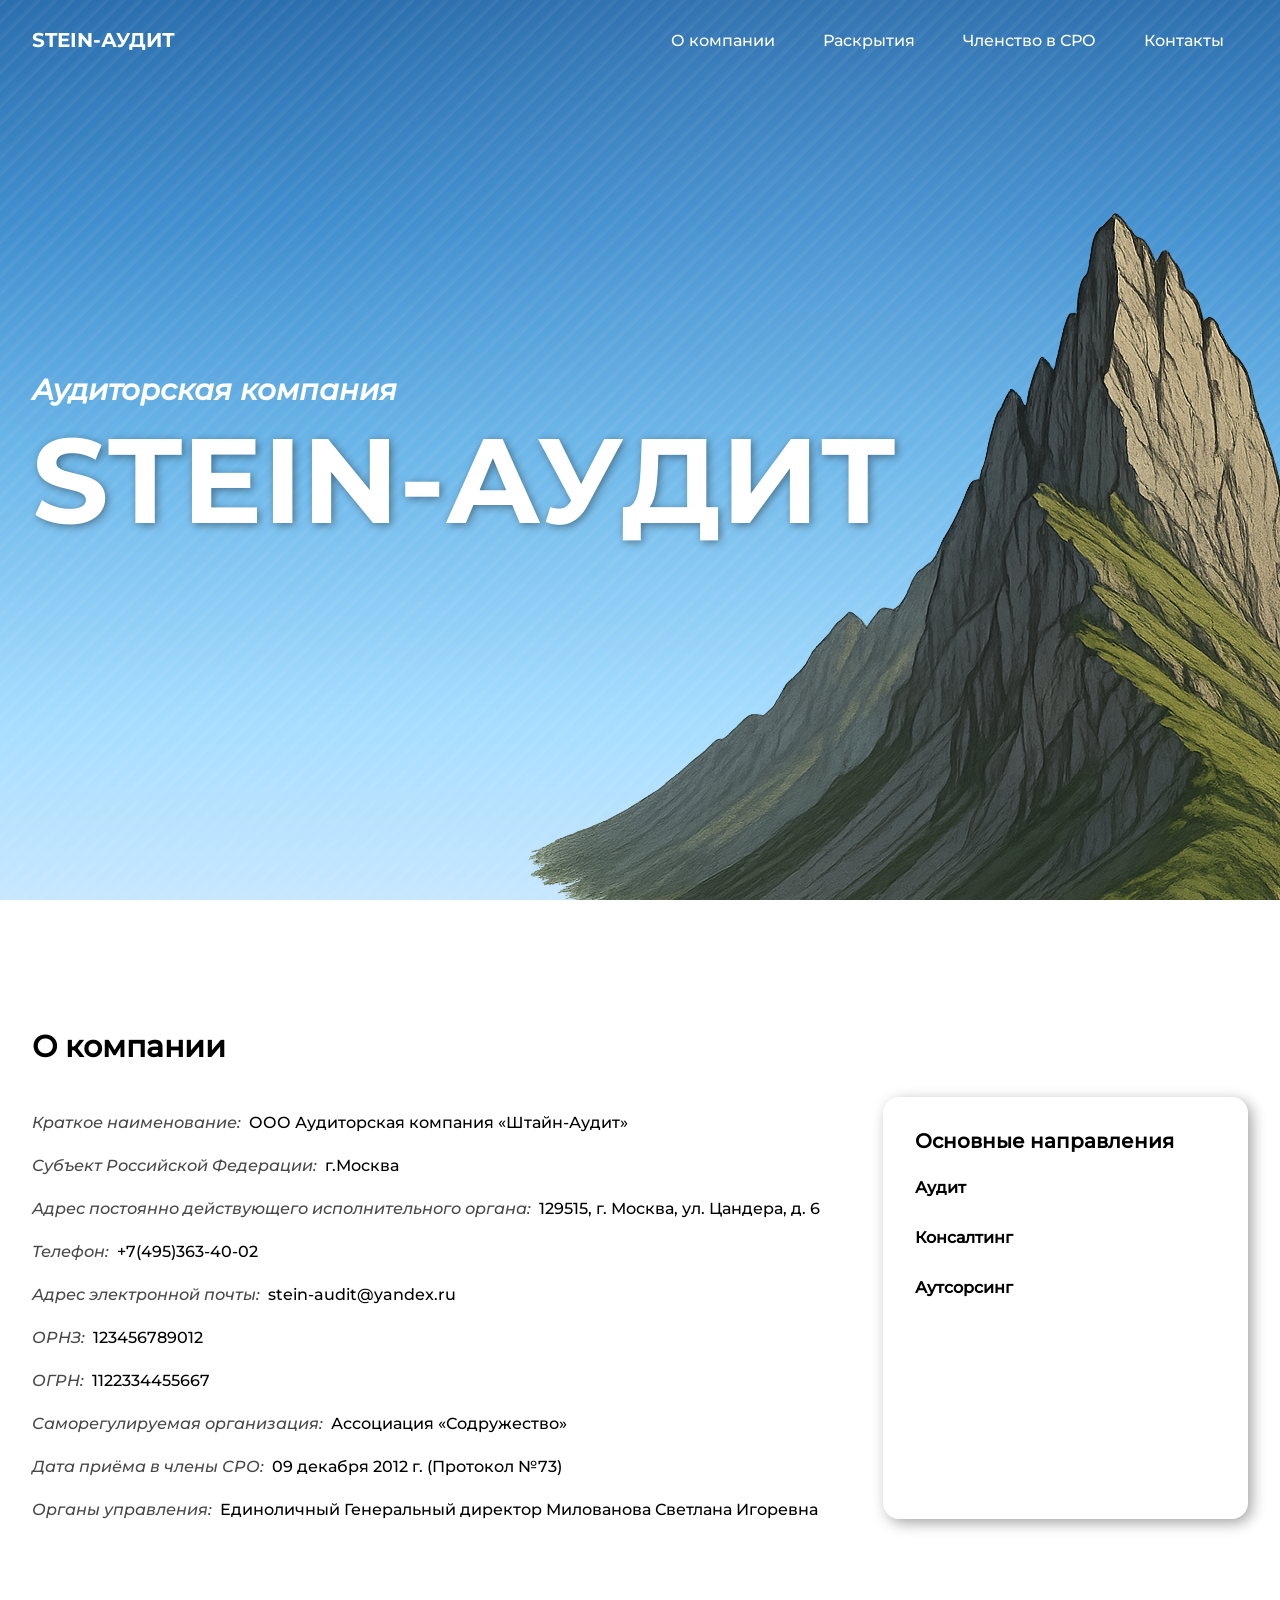
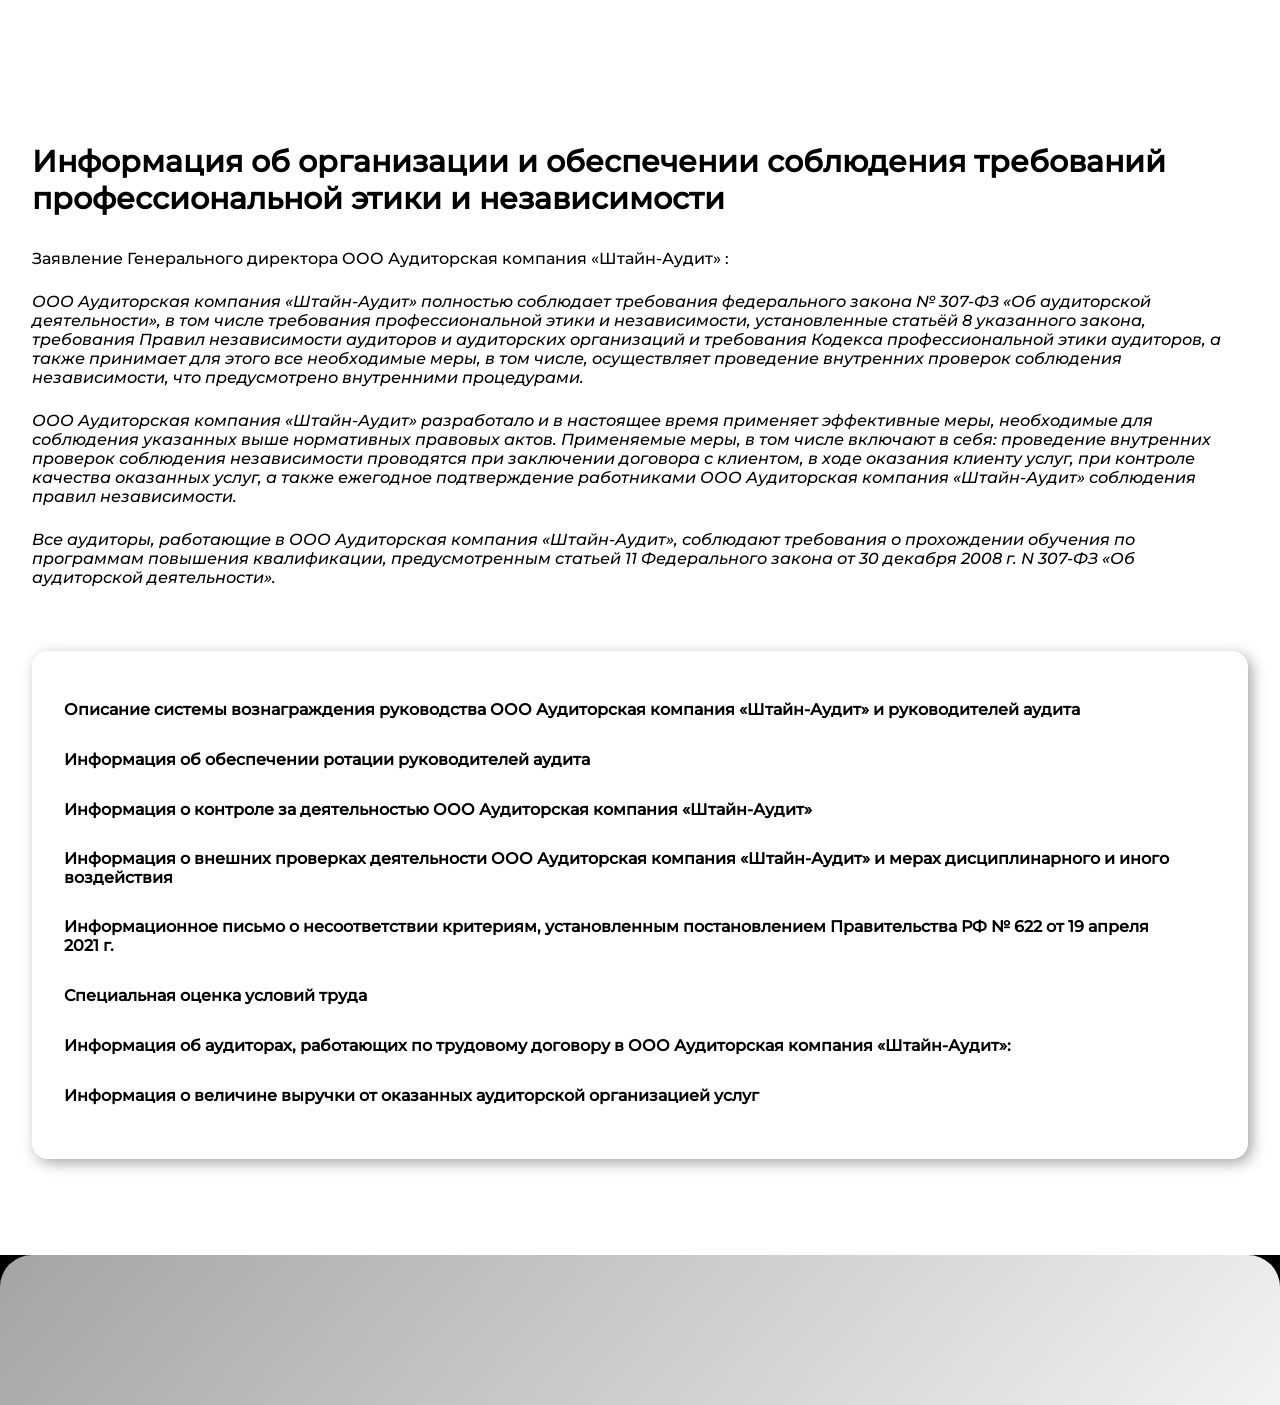
<file: index.html>
<!DOCTYPE html>
<html lang="en">

<head>
    <meta charset="UTF-8">
    <meta name="viewport" content="width=device-width, initial-scale=1.0">
    <link rel="stylesheet" href="./style/css.css">
    <title>Аудиторская компания "Штайн-аудит"</title>
</head>

<body>

    <div class="main-background">

    </div>
    <header>
        <nav class="header__nav" role="navigation" aria-label="Основное меню">
            <div class="header__section">
                <a href="#" class="nav__logo">
                    <!--<img src="./style/imgs/logo.png" alt="Logo image">-->
                    <span>STEIN-</span><span>АУДИТ</span>
                </a>
            </div>
            <div class="header__section">
                <ul class="nav__list">

                    <li class="berger">
                        <span></span><span></span><span></span>
                    </li>

                    <li class="nav__item">
                        <a href="#about">О компании</a>
                    </li>
                    <li class="nav__item">
                        <a href="#">Раскрытия</a>
                    </li>
                    <li class="nav__item">
                        <a href="#">Членство в СРО</a>
                    </li>
                    <li class="nav__item">
                        <a href="#">Контакты</a>
                    </li>
                </ul>
            </div>
        </nav>
    </header>

    <main>
        <div class="main__first">
            <div class="main-width-wrapper">
                <div class="first__content">
                    <h1>Аудиторская компания <br><span>STEIN-</span><span>АУДИТ</span></h1>
                    <div id="circle"></div>
                </div>
            </div>
            <div id="the_rock"></div>
        </div>

        <div class="main__about-background">
            <div id="about" class="main__about">
                <div class="main-width-wrapper">
                    <section class="about__content">
                        <div class="about__h2">
                            <h2 class="about__title">О компании</h2>
                        </div>

                        <div class="about__grid">

                            <div class="about__info">
                                <dl class="info-list">
                                    <div class="info-item">
                                        <dt class="info-label">Краткое наименование:</dt>
                                        <dd class="info-value">ООО Аудиторская компания «Штайн-Аудит»</dd>
                                    </div>

                                    <div class="info-item">
                                        <dt class="info-label">Субъект Российской Федерации:</dt>
                                        <dd class="info-value">г.Москва</dd>
                                    </div>

                                    <div class="info-item">
                                        <dt class="info-label">Адрес постоянно действующего исполнительного органа:</dt>
                                        <dd class="info-value">129515, г. Москва, ул. Цандера, д. 6</dd>
                                    </div>

                                    <div class="info-item">
                                        <dt class="info-label">Телефон:</dt>
                                        <dd class="info-value"><a href="tel:+7(495)363-40-02">+7(495)363-40-02</a></dd>
                                    </div>

                                    <div class="info-item">
                                        <dt class="info-label">Адрес электронной почты:</dt>
                                        <dd class="info-value"><a
                                                href="mailto:stein-audit@yandex.ru">stein-audit@yandex.ru</a></dd>
                                    </div>

                                    <div class="info-item">
                                        <dt class="info-label">ОРНЗ:</dt>
                                        <dd class="info-value">123456789012</dd>
                                    </div>

                                    <div class="info-item">
                                        <dt class="info-label">ОГРН:</dt>
                                        <dd class="info-value">1122334455667</dd>
                                    </div>

                                    <div class="info-item">
                                        <dt class="info-label">Саморегулируемая организация:</dt>
                                        <dd class="info-value">Ассоциация «Содружество»</dd>
                                    </div>

                                    <div class="info-item">
                                        <dt class="info-label">Дата приёма в члены СРО:</dt>
                                        <dd class="info-value">
                                            <time datetime="2012-12-09">09 декабря 2012 г.</time> (Протокол №73)
                                        </dd>
                                    </div>

                                    <div class="info-item">
                                        <dt class="info-label">Органы управления:</dt>
                                        <dd class="info-value">Единоличный Генеральный директор Милованова Светлана
                                            Игоревна</dd>
                                    </div>
                                </dl>
                            </div>


                            <aside class="about__services">
                                <h3 class="services__title">Основные направления</h3>
                                <ul class="services-list">
                                    <li class="service-card">

                                        <div class="service-title">
                                            <h4>Аудит</h4>

                                            <svg width="20" height="20" xmlns="http://www.w3.org/2000/svg"
                                                xmlns:xlink="http://www.w3.org/1999/xlink" version="1.1" id="Layer_1"
                                                x="0px" y="0px" viewBox="0 0 50 50"
                                                style="enable-background:new 0 0 50 50;" xml:space="preserve">
                                                <style type="text/css">
                                                    .st0 {
                                                        fill: none;
                                                        stroke: #ffffff;
                                                        stroke-miterlimit: 10;
                                                    }
                                                </style>
                                                <polyline class="st0" points="7.09,18.5 24.73,36.87 42.36,18.5" />
                                            </svg>
                                        </div>

                                        <ul class="service-description">
                                            <li>Аудит отчетности РСБУ</li>
                                            <li>Обзорные проверки финансовой отчетности</li>
                                            <li>Согласованные процедуры по бухгалтерской (финансовой) отчетности</li>
                                        </ul>

                                    </li>
                                    <li class="service-card">
                                        <div class="service-title">
                                            <h4>Консалтинг</h4>

                                            <svg width="20" height="20" xmlns="http://www.w3.org/2000/svg"
                                                xmlns:xlink="http://www.w3.org/1999/xlink" version="1.1" id="Layer_1"
                                                x="0px" y="0px" viewBox="0 0 50 50"
                                                style="enable-background:new 0 0 50 50;" xml:space="preserve">
                                                <style type="text/css">
                                                    .st0 {
                                                        fill: none;
                                                        stroke: #ffffff;
                                                        stroke-miterlimit: 10;
                                                    }
                                                </style>
                                                <polyline class="st0" points="7.09,18.5 24.73,36.87 42.36,18.5" />
                                            </svg>
                                        </div>
                                        <p class="service-description">Экспертное сопровождение бизнеса</p>
                                    </li>
                                    <li class="service-card">
                                        <div class="service-title">
                                            <h4>Аутсорсинг</h4>

                                            <svg width="20" height="20" xmlns="http://www.w3.org/2000/svg"
                                                xmlns:xlink="http://www.w3.org/1999/xlink" version="1.1" id="Layer_1"
                                                x="0px" y="0px" viewBox="0 0 50 50"
                                                style="enable-background:new 0 0 50 50;" xml:space="preserve">
                                                <style type="text/css">
                                                    .st0 {
                                                        fill: none;
                                                        stroke: #ffffff;
                                                        stroke-miterlimit: 10;
                                                    }
                                                </style>
                                                <polyline class="st0" points="7.09,18.5 24.73,36.87 42.36,18.5" />
                                            </svg>
                                        </div>
                                        <p class="service-description">Передача бизнес-процессов на обслуживание</p>
                                    </li>
                                </ul>
                            </aside>
                        </div>
                    </section>
                </div>
            </div>
        </div>

        <div class="main__info">
            <div class="main-width-wrapper">
                <section class="info__content">
                    <div class="info__h2">
                        <h2 class="info__title">
                            Информация об организации и обеспечении соблюдения требований
                            профессиональной этики и независимости
                        </h2>
                    </div>
                    <div class="info__declaration">
                        <div class="declaration-p">
                            Заявление Генерального директора ООО Аудиторская компания «Штайн-Аудит» :
                        </div>
                        <div class="declaration-p">
                            ООО Аудиторская компания «Штайн-Аудит» полностью соблюдает требования федерального закона №
                            307-ФЗ «Об аудиторской деятельности», в том числе требования профессиональной этики и
                            независимости, установленные статьёй 8 указанного закона, требования Правил независимости
                            аудиторов и аудиторских организаций и требования Кодекса профессиональной этики аудиторов, а
                            также принимает для этого все необходимые меры, в том числе, осуществляет проведение
                            внутренних проверок соблюдения независимости, что предусмотрено внутренними процедурами.
                        </div>
                        <div class="declaration-p">
                            ООО Аудиторская компания «Штайн-Аудит» разработало и в настоящее время применяет эффективные
                            меры, необходимые для соблюдения указанных выше нормативных правовых актов. Применяемые
                            меры, в том числе включают в себя: проведение внутренних проверок соблюдения независимости
                            проводятся при заключении договора с клиентом, в ходе оказания клиенту услуг, при контроле
                            качества оказанных услуг, а также ежегодное подтверждение работниками ООО Аудиторская
                            компания «Штайн-Аудит» соблюдения правил независимости.
                        </div>
                        <div class="declaration-p">
                            Все аудиторы, работающие в ООО Аудиторская компания «Штайн-Аудит», соблюдают требования о
                            прохождении обучения по программам повышения квалификации, предусмотренным статьей 11
                            Федерального закона от 30 декабря 2008 г. N 307-ФЗ «Об аудиторской деятельности».
                        </div>
                    </div>
                </section>

                <section class="info__statement">
                    <ul class="statements-list">

                        <li class="statement-card">

                            <div class="statement-title">
                                <h4>Описание системы вознаграждения руководства ООО Аудиторская компания «Штайн-Аудит» и руководителей аудита</h4>

                                <svg width="20" height="20" xmlns="http://www.w3.org/2000/svg"
                                    xmlns:xlink="http://www.w3.org/1999/xlink" version="1.1" id="Layer_1"
                                    x="0px" y="0px" viewBox="0 0 50 50"
                                    style="enable-background:new 0 0 50 50;" xml:space="preserve">
                                    <style type="text/css">
                                        .st0 {
                                            fill: none;
                                            stroke: #ffffff;
                                            stroke-miterlimit: 10;
                                        }
                                    </style>
                                    <polyline class="st0" points="7.09,18.5 24.73,36.87 42.36,18.5" />
                                </svg>
                            </div>

                            <p class="statement-description">

                            </p>

                        </li>


                        <li class="statement-card">
                            <div class="statement-title">
                                <h4>Информация об обеспечении ротации руководителей аудита</h4>

                                <svg width="20" height="20" xmlns="http://www.w3.org/2000/svg"
                                    xmlns:xlink="http://www.w3.org/1999/xlink" version="1.1" id="Layer_1"
                                    x="0px" y="0px" viewBox="0 0 50 50"
                                    style="enable-background:new 0 0 50 50;" xml:space="preserve">
                                    <style type="text/css">
                                        .st0 {
                                            fill: none;
                                            stroke: #ffffff;
                                            stroke-miterlimit: 10;
                                        }
                                    </style>
                                    <polyline class="st0" points="7.09,18.5 24.73,36.87 42.36,18.5" />
                                </svg>
                            </div>
                            <p class="statement-description"></p>
                        </li>

                        <li class="statement-card">

                            <div class="statement-title">
                                <h4>Информация о контроле за деятельностью ООО Аудиторская компания «Штайн-Аудит»</h4>

                                <svg width="20" height="20" xmlns="http://www.w3.org/2000/svg"
                                    xmlns:xlink="http://www.w3.org/1999/xlink" version="1.1" id="Layer_1"
                                    x="0px" y="0px" viewBox="0 0 50 50"
                                    style="enable-background:new 0 0 50 50;" xml:space="preserve">
                                    <style type="text/css">
                                        .st0 {
                                            fill: none;
                                            stroke: #ffffff;
                                            stroke-miterlimit: 10;
                                        }
                                    </style>
                                    <polyline class="st0" points="7.09,18.5 24.73,36.87 42.36,18.5" />
                                </svg>
                            </div>

                            <p class="statement-description">

                            </p>

                        </li>


                        <li class="statement-card">
                            <div class="statement-title">
                                <h4>Информация о внешних проверках деятельности ООО Аудиторская компания «Штайн-Аудит» и мерах дисциплинарного и иного воздействия</h4>

                                <svg width="20" height="20" xmlns="http://www.w3.org/2000/svg"
                                    xmlns:xlink="http://www.w3.org/1999/xlink" version="1.1" id="Layer_1"
                                    x="0px" y="0px" viewBox="0 0 50 50"
                                    style="enable-background:new 0 0 50 50;" xml:space="preserve">
                                    <style type="text/css">
                                        .st0 {
                                            fill: none;
                                            stroke: #ffffff;
                                            stroke-miterlimit: 10;
                                        }
                                    </style>
                                    <polyline class="st0" points="7.09,18.5 24.73,36.87 42.36,18.5" />
                                </svg>
                            </div>
                            <p class="statement-description"></p>
                        </li>


                        <li class="statement-card">

                            <div class="statement-title">
                                <h4>Информационное письмо о несоответствии критериям, установленным постановлением Правительства РФ № 622 от 19 апреля 2021 г.</h4>

                                <svg width="20" height="20" xmlns="http://www.w3.org/2000/svg"
                                    xmlns:xlink="http://www.w3.org/1999/xlink" version="1.1" id="Layer_1"
                                    x="0px" y="0px" viewBox="0 0 50 50"
                                    style="enable-background:new 0 0 50 50;" xml:space="preserve">
                                    <style type="text/css">
                                        .st0 {
                                            fill: none;
                                            stroke: #ffffff;
                                            stroke-miterlimit: 10;
                                        }
                                    </style>
                                    <polyline class="st0" points="7.09,18.5 24.73,36.87 42.36,18.5" />
                                </svg>
                            </div>

                            <p class="statement-description">

                            </p>

                        </li>


                        <li class="statement-card">
                            <div class="statement-title">
                                <h4>Специальная оценка условий труда</h4>

                                <svg width="20" height="20" xmlns="http://www.w3.org/2000/svg"
                                    xmlns:xlink="http://www.w3.org/1999/xlink" version="1.1" id="Layer_1"
                                    x="0px" y="0px" viewBox="0 0 50 50"
                                    style="enable-background:new 0 0 50 50;" xml:space="preserve">
                                    <style type="text/css">
                                        .st0 {
                                            fill: none;
                                            stroke: #ffffff;
                                            stroke-miterlimit: 10;
                                        }
                                    </style>
                                    <polyline class="st0" points="7.09,18.5 24.73,36.87 42.36,18.5" />
                                </svg>
                            </div>
                            <p class="statement-description"></p>
                        </li>

                        <li class="statement-card">

                            <div class="statement-title">
                                <h4>Информация об аудиторах, работающих по трудовому договору в ООО Аудиторская компания «Штайн-Аудит»:</h4>

                                <svg width="20" height="20" xmlns="http://www.w3.org/2000/svg"
                                    xmlns:xlink="http://www.w3.org/1999/xlink" version="1.1" id="Layer_1"
                                    x="0px" y="0px" viewBox="0 0 50 50"
                                    style="enable-background:new 0 0 50 50;" xml:space="preserve">
                                    <style type="text/css">
                                        .st0 {
                                            fill: none;
                                            stroke: #ffffff;
                                            stroke-miterlimit: 10;
                                        }
                                    </style>
                                    <polyline class="st0" points="7.09,18.5 24.73,36.87 42.36,18.5" />
                                </svg>
                            </div>

                            <p class="statement-description">

                            </p>

                        </li>


                        <li class="statement-card">
                            <div class="statement-title">
                                <h4>Информация о величине выручки от оказанных аудиторской организацией услуг</h4>

                                <svg width="20" height="20" xmlns="http://www.w3.org/2000/svg"
                                    xmlns:xlink="http://www.w3.org/1999/xlink" version="1.1" id="Layer_1"
                                    x="0px" y="0px" viewBox="0 0 50 50"
                                    style="enable-background:new 0 0 50 50;" xml:space="preserve">
                                    <style type="text/css">
                                        .st0 {
                                            fill: none;
                                            stroke: #ffffff;
                                            stroke-miterlimit: 10;
                                        }
                                    </style>
                                    <polyline class="st0" points="7.09,18.5 24.73,36.87 42.36,18.5" />
                                </svg>
                            </div>
                            <p class="statement-description"></p>
                        </li>
                    </ul>
                </section>
            </div>
        </div>
    </main>

    <footer>
        
    </footer>

</body>

</html>
</file>
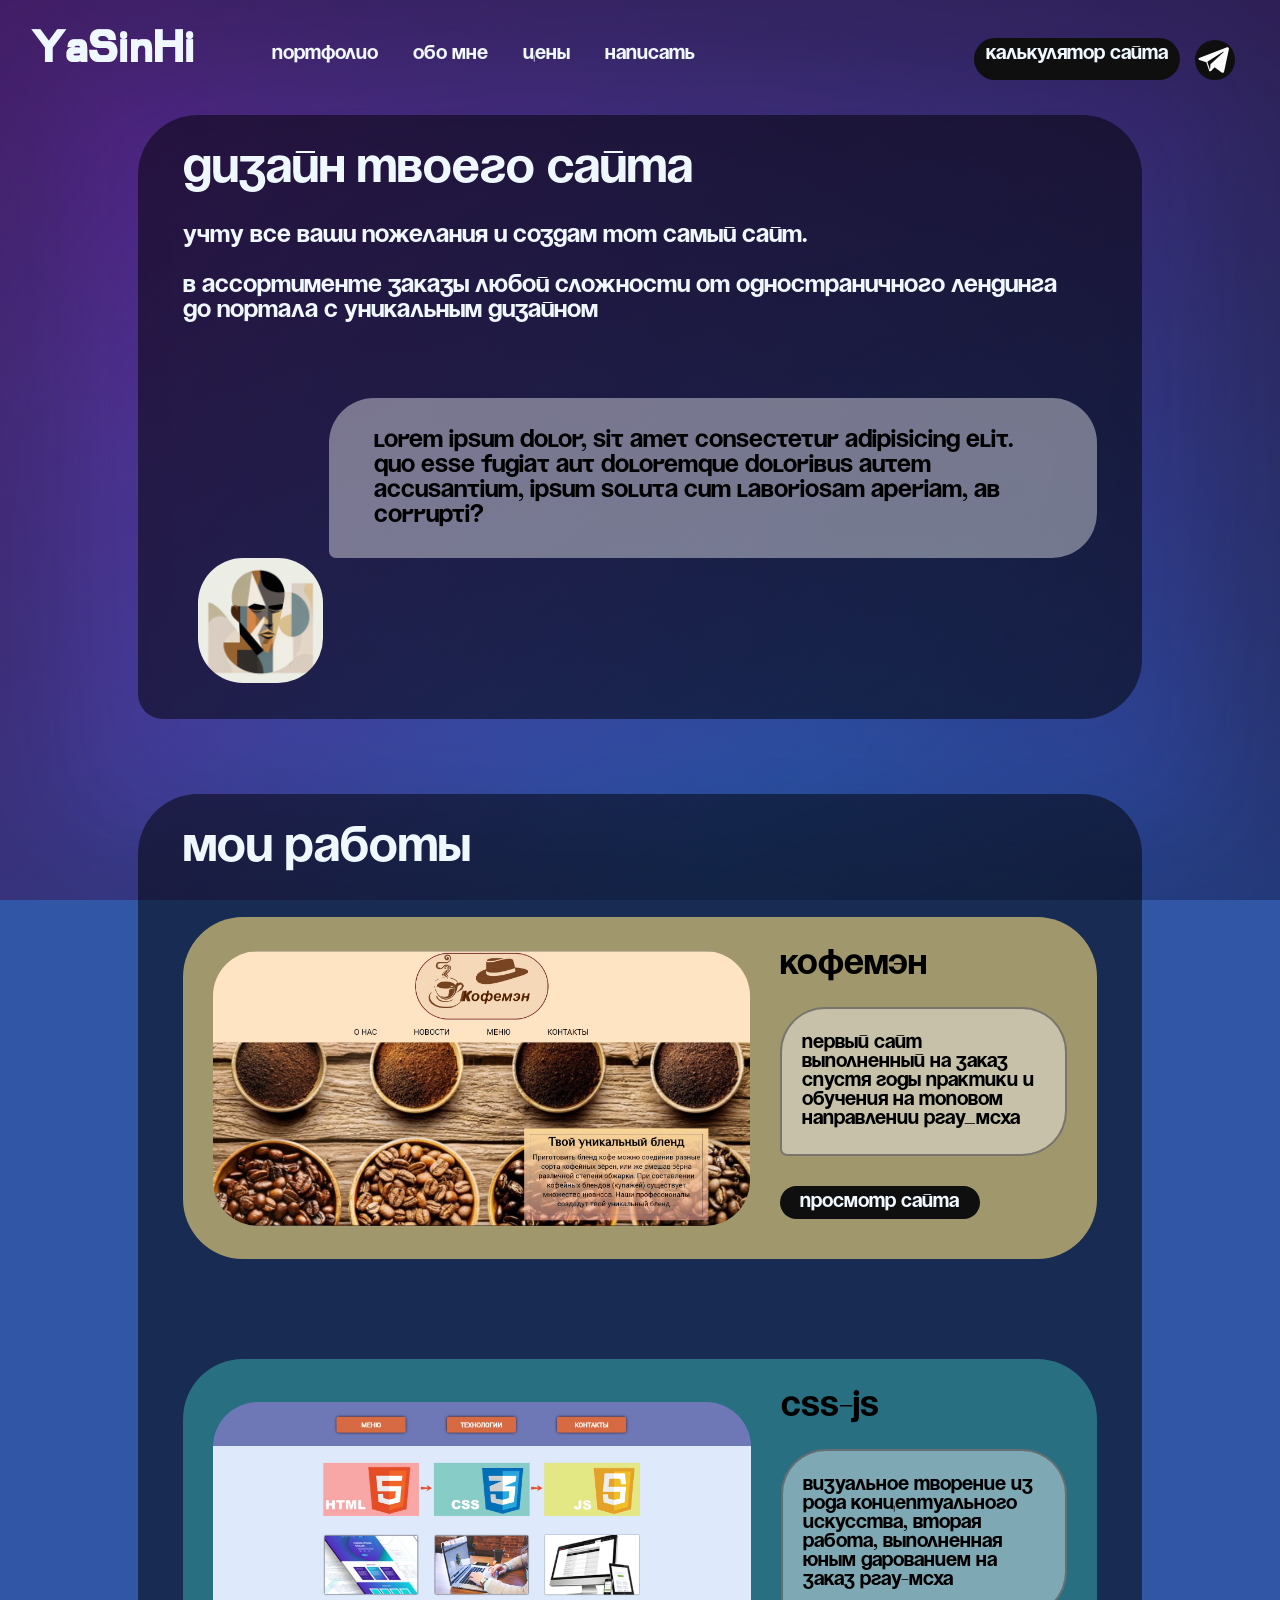
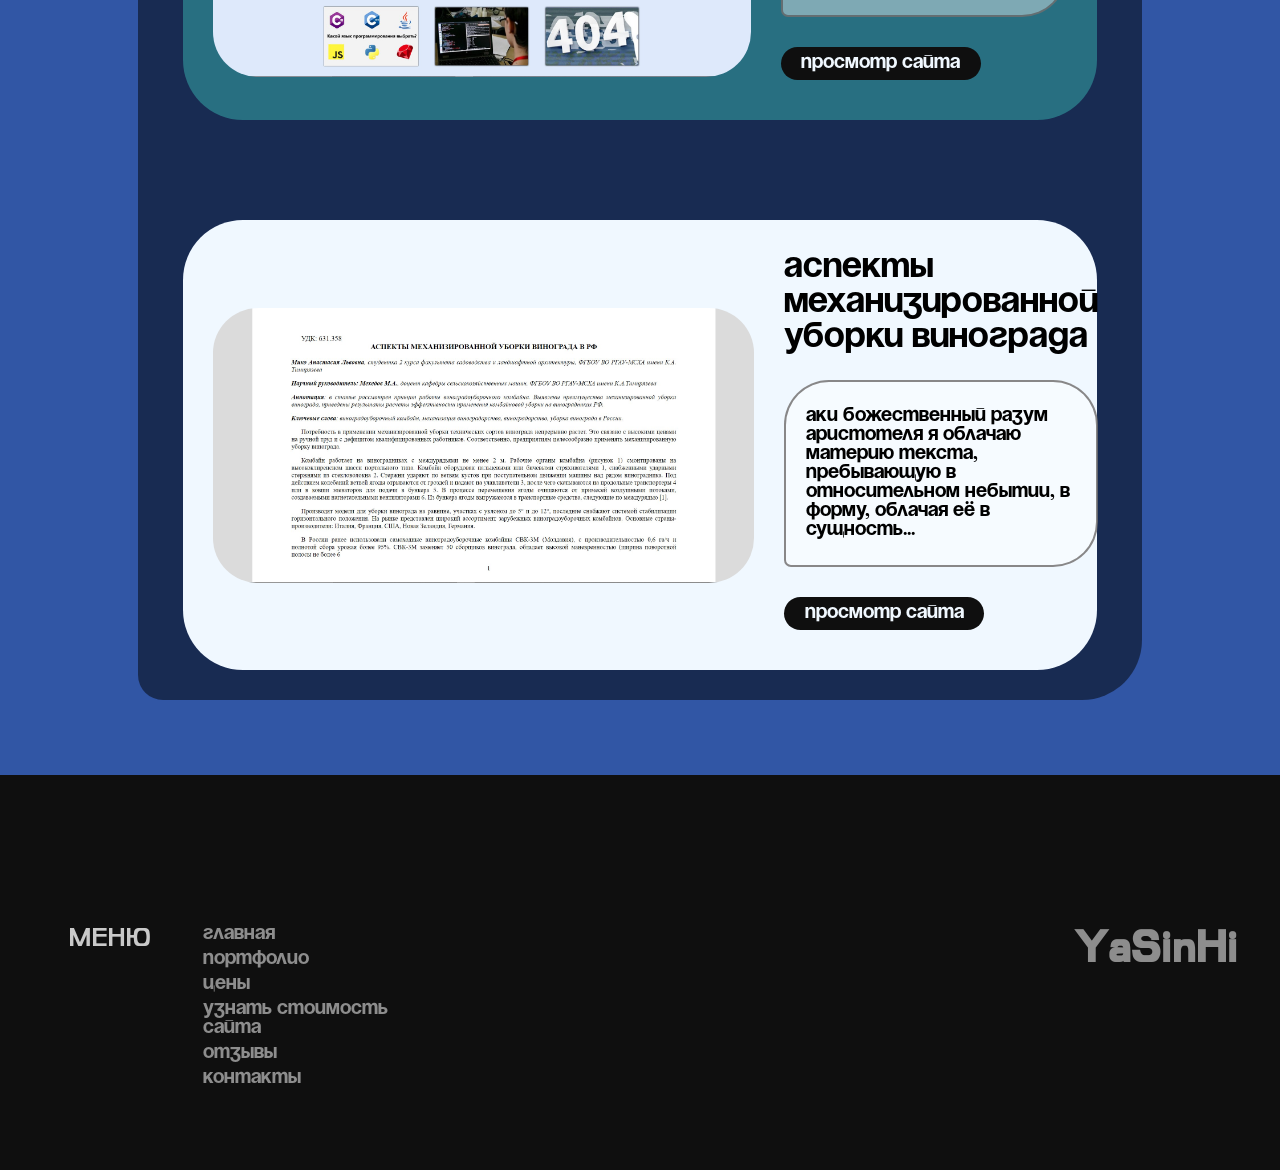
<file: KURSACH/index.html>
<!DOCTYPE html>
<html lang="en">
<head>
    <meta charset="UTF-8">
    <meta name="viewport" content="width=device-width, initial-scale=1.0">
    <link rel="stylesheet" href="style.css">
    
    <title>Главная</title>
</head>
<body>
    
    <div class="topbg"></div>
    <div class="wrapper">

        <header class="header">
            
                <div id="header__inner">
                    <div class="menu-l">
                        <div class="logobox">
                            <a href="#">
                                <h1 class="logo">YaSinHi</h1>
                            </a>
                        </div>
                        
                        <nav class="menu">
                            <ul class="list_menu">
                                
                                <li class="list_menu-item"> 
                                    <a class="nav" href="Portfo-lio.html">Портфолио</a> 
                                </li>
                                
                                <li class="list_menu-item">
                                    <a class="nav" href="About-me.html">Обо мне</a>    
                                </li>
                                
                                <li class="list_menu-item">
                                    <a class="nav" href="Pri-ces.html">Цены</a>
                                </li>
                                
                                <li class="list_menu-item">
                                    <a class="nav" onclick="openModalBox()" href="#">
                                        написать
                                    </a>
                                </li>    
                                                            
                            </ul>
    
                        </nav>
                    </div>

                    <div class="menu-r">
                        <a class="button calc black" href="#">
                            калькулятор сайта
                        </a>
                            
    
                        <a class="telegram-link black" href="#">
                            <img class="telegram-img" src="/KURSACH/imgs/telegram-alt-svgrepo-com.svg" alt="telegram">
                        </a>
                    </div>
                    
                       
                </div>
            
        </header>

        <div class="ghost"></div>

        <main class="main">
            <section class="top">
                <div class="container">
                    <div class="obolochka">
                        <div class="visit">
                            <h2 class="main__top-intro">
                                Дизайн твоего сайта
                            </h2>
                            <p class="ya">
                                учту все Ваши пожелания и создам тот самый сайт. <br><br>В ассортименте заказы любой сложности от одностраничного лендинга до портала с уникальным дизайном
                            </p>
                        </div>
                        <p class="about-me">
                                Lorem ipsum dolor, sit amet consectetur adipisicing elit. Quo esse fugiat aut doloremque doloribus autem accusantium, ipsum soluta cum laboriosam aperiam, ab corrupti? 
                        </p>
                        <img src="/KURSACH/imgs/design_er.jpg" alt="designer" style="max-width: 125px; width: 12vw; border-radius: 45px; margin-left: 15px;">
                    </div>
                   
                </div>
            </section>
            <section class="middle">
                <div class="container">

                    <div class="main__works obolochka">
                        <div class="visit">
                            <a href="/KURSACH/Portfo-lio.html">
                                <h2 class="main__top-intro">
                                    Мои работы
                                </h2>
                            </a>
                        </div>
                        <div class="works work-1 hacky">
                            <img src="/KURSACH/imgs/coffee.jpg" alt="work-1__coffee">
                                <content class="descript">
                                    <h2 class="work-title">Кофемэн</h2>
                                    
                                    <p class="work-description">
                                        Первый сайт выполненный на заказ спустя годы практики и обучения на топовом направлении РГАУ_МСХА
                                    </p>

                                    <a href="/WEB_MODULE1/pract2/site.html" class="work-link black">Просмотр сайта</a>
    
                                </content>       
                        </div>
                       
                        <div class="works work-2 blue">
                            <img src="/KURSACH/imgs/js-html-css.jpg" alt="work-2__jss">
                                <content class="descript">
                                    <h2 class="work-title">CSS-js</h2>
                                    
                                    <p class="work-description">
                                        визуальное творение из рода концептуального искусства, 
                                        вторая работа, выполненная юным дарованием на заказ ргау-мсха
                                    </p>

                                    <a href="#" class="work-link black">Просмотр сайта</a>
    
                                </content>       
                        </div>
    
                        <div class="works work-3 white">
                            <img src="/KURSACH/imgs/pdf.jpg" alt="work-3__grapes">
                                <content class="descript">
                                    <h2 class="work-title">Аспекты механизированной уборки винограда</h2>
                                    
                                    <p class="work-description">
                                        Аки божественный разум Аристотеля я облачаю материю текста, пребывающую в относительном небытии, в форму, облачая её в сущность...
                                    </p>
                                    <a href="#" class="work-link black">Просмотр сайта</a>
    
                                </content>       
                        </div>
                    </div>
                </div>
            </section>
        </main>

        <footer class="footer">
                <nav class="footer__menu">
                    <section class="footer__menu-space">
                        <p class="footer__menu-titlle">
                            МЕНЮ
                        </p>
                        
                        <ul class="footer__menu-listing">
                            <li class="footer__menu-list">
                                <a href="#" class="footer__menu-link">
                                    Главная
                                </a>
                            </li>
                            <li class="footer__menu-list">
                                <a href="#" class="footer__menu-link">
                                    Портфолио
                                </a>
                            </li>
                            <li class="footer__menu-list">
                                <a href="#" class="footer__menu-link">
                                    Цены
                                </a>
                            </li>
                            <li class="footer__menu-list">
                                <a href="#" class="footer__menu-link">
                                    Узнать стоимость сайта
                                </a>
                            </li>
                            <li class="footer__menu-list">
                                <a href="#" class="footer__menu-link">
                                    Отзывы
                                </a>
                            </li>
                            <li class="footer__menu-list">
                                <a href="#" class="footer__menu-link">
                                    Контакты
                                </a>
                            </li>
                        </ul>
                    </section>
                    <section class="footer__logo">
                        <h1 class="logo">
                            YaSinHi
                        </h1>
                    </section>
                        
                </nav>

        </footer>
    </div>

    <form class="modal" id="modal">

        <a onclick="closeModalBox()" class="polos"></a>

        <h2 class="work-title">
            обратная связь
        </h2>
        <div class="obolochka-calc">
            <label>
                <span>Ваше имя:</span>
                <input
                    type="text"
                    name="name"
                    id="name"
                    placeholder="Спайдер Мен"
                    required
                    autofocus
                >
            </label>
            
            <label>
                <span>Почта:</span>
                <input
                    type="email"
                    name="email"
                    id="email"
                    placeholder="spider@man.pro"
                    required
                >
            </label>
            
            <label class="question-tab">
                <span>Опишите ваш вопрос:</span>
                <input
                    type="text"
                    name="text"
                    id="question"
                    placeholder="Вопрос"
                    required
                    autofocus
                >
            </label>
            
        </div>

                    
        <button type="submit" class="submit">Отправить заявку</button>
         
    </form>

    
    <div class="calculator inactive">
        <div class="calc__body obolochka">
            <div class="switch-box">
                <h4 class="switch-box-titlle">
                    какой тип сайта вам нужен?
                </h4>
                <div class="switch-box-box">
                    <label class="switch">

                        <input class="checkbox" type="checkbox">
                        <span class="slider round"></span>
                        
                    </label>
                    <span class="checkbox-text">Лендинг</span>
                </div>
                <div class="switch-box-box">
                    <label class="switch">

                        <input class="checkbox" type="checkbox">
                        <span class="slider round"></span>
                        
                    </label>
                    <span class="checkbox-text">Сайт-визитка</span>
                </div>
                <div class="switch-box-box">
                    <label class="switch">

                        <input class="checkbox" type="checkbox">
                        <span class="slider round"></span>
                        
                    </label>
                    <span class="checkbox-text">Интернет магазин</span>
                </div>
                <div class="switch-box-box">
                    <label class="switch">

                        <input class="checkbox" type="checkbox">
                        <span class="slider round"></span>
                        
                    </label>
                    <span class="checkbox-text">Редизайн существующего сайта</span>
                </div>
                
                <div class="switch-box-box">
                    <label class="switch">

                        <input class="checkbox" type="checkbox">
                        <span class="slider round"></span>
                        
                    </label>
                    <span class="checkbox-text">Портал</span>
                </div>
            </div>
            <div class="switch-box">
                <h4 class="switch-box-titlle">
                    описание целей и задач
                </h4>
                <div class="switch-box-box">
                    <label class="switch">

                        <input class="checkbox" type="checkbox">
                        <span class="slider round"></span>
                        
                    </label>
                    <span class="checkbox-text">есть подробное тз</span>
                </div>
                <div class="switch-box-box">
                    <label class="switch">

                        <input class="checkbox" type="checkbox">
                        <span class="slider round"></span>
                        
                    </label>
                    <span class="checkbox-text">есть понимание конечного результата</span>
                </div>
                <div class="switch-box-box">
                    <label class="switch">

                        <input class="checkbox" type="checkbox">
                        <span class="slider round"></span>
                        
                    </label>
                    <span class="checkbox-text">требуется помощь в создании тз с нуля</span>
                </div>
            </div>
            <div class="switch-box">
                <h4 class="switch-box-titlle">
                    Дизайн сайта
                </h4>
                <div class="switch-box-box">
                    <label class="switch">

                        <input class="checkbox" type="checkbox">
                        <span class="slider round"></span>
                        
                    </label>
                    <span class="checkbox-text">Уникальный</span>
                </div>
                <div class="switch-box-box">
                    <label class="switch">

                        <input class="checkbox" type="checkbox">
                        <span class="slider round"></span>
                        
                    </label>
                    <span class="checkbox-text">Шаблонный</span>
                </div>
                <div class="switch-box-box">
                    <label class="switch">

                        <input class="checkbox" type="checkbox">
                        <span class="slider round"></span>
                        
                    </label>
                    <span class="checkbox-text">Редизайн сайта</span>
                </div>
                <div class="switch-box-box">
                    <label class="switch">

                        <input class="checkbox" type="checkbox">
                        <span class="slider round"></span>
                        
                    </label>
                    <span class="checkbox-text">Дизайн уже есть</span>
                </div>
            </div>
        </div>

        <aside class="calc__aside">
            <h2 class="cena-site">
                Стоимость <br><span id="cena">0</span>₽
            </h2>
            <form class="pochta" >
                <h3>обратная связь</h3>
                <input type="email"
                name="email"
                id="email"
                placeholder="spider@man.pro"
                required 
                type="text">

                <button type="submit" class="calc__submit">Отправить заявку</button>
            </form>
        </aside>
    </div>

    <div class="overlay" onclick="closeModalBox()" id="overlay-modal"></div>


    <script src="script.js"></script>

 
</body>
</html>
</file>
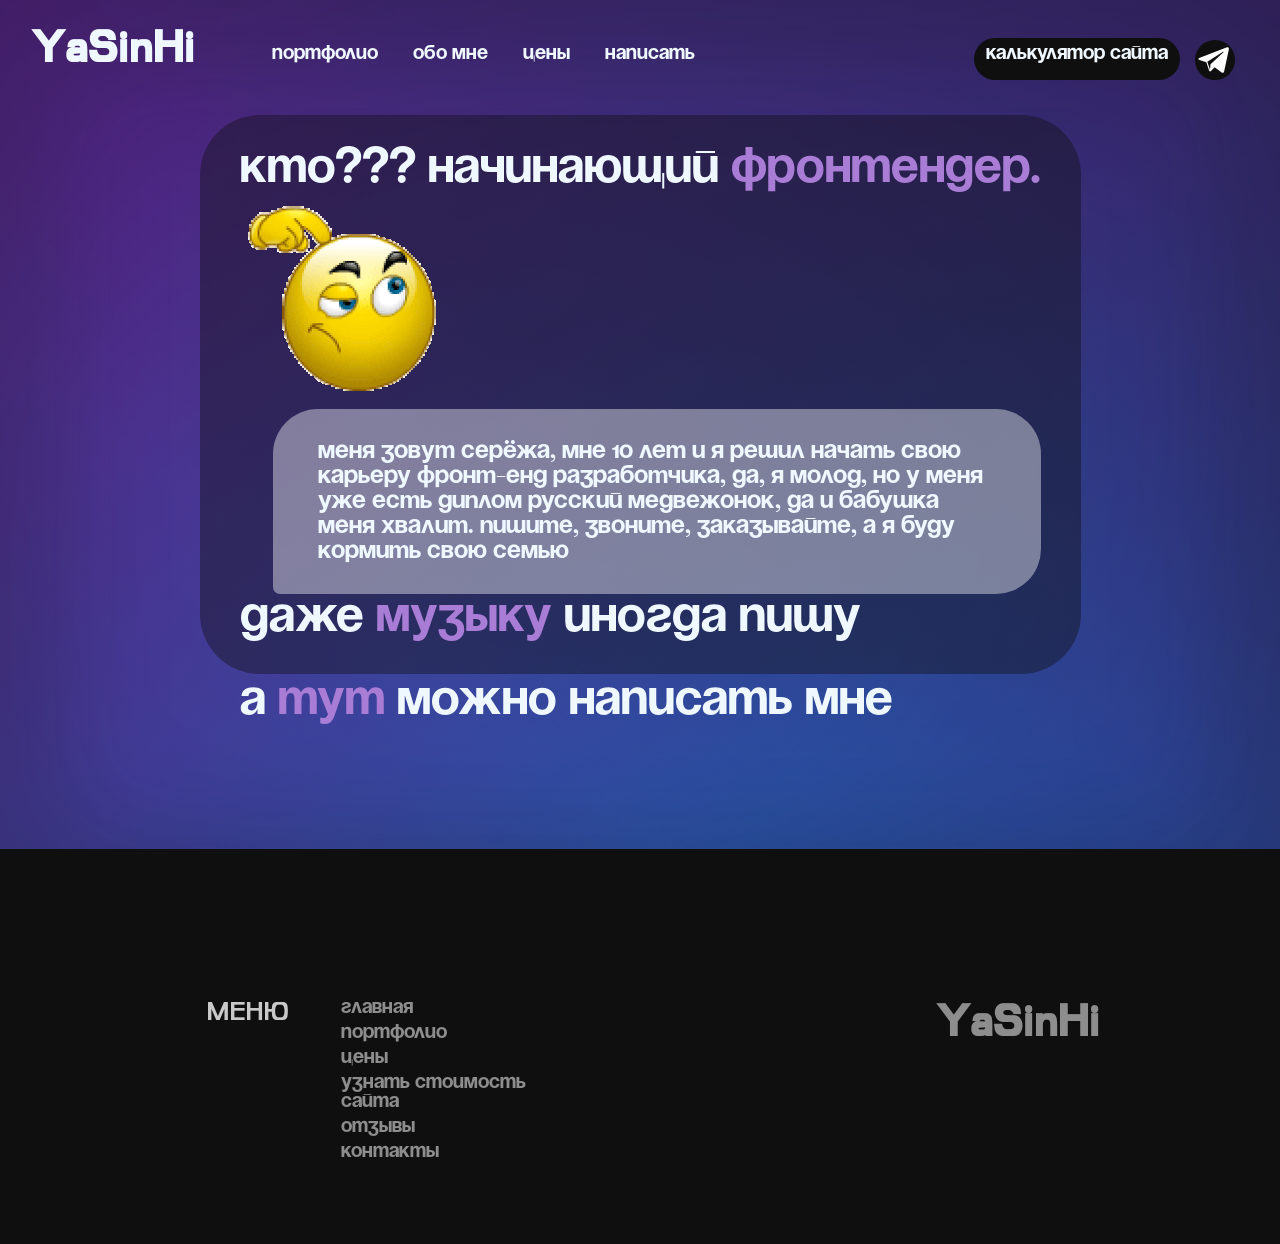
<file: KURSACH/About-me.html>
<!DOCTYPE html>
<html lang="en">
<head>
    <meta charset="UTF-8">
    <meta name="viewport" content="width=device-width, initial-scale=1.0">
    <link rel="stylesheet" href="style.css">
    
    <title>Обо мне</title>
</head>
<body>
    <div class="topbg"></div>
    <div class="wrapper">
        <header class="header">
            
            <div id="header__inner">
                <div class="menu-l">
                    <div class="logobox">
                        <a href="index.html">
                            <h1 class="logo">YaSinHi</h1>
                        </a>
                    </div>
                    
                    <nav class="menu">
                        <ul class="list_menu">
                            
                            <li class="list_menu-item"> 
                                <a class="nav" href="Portfo-lio.html">Портфолио</a> 
                            </li>
                            
                            <li class="list_menu-item">
                                <a class="nav" href="About-me.html">Обо мне</a>    
                            </li>
                            
                            <li class="list_menu-item">
                                <a class="nav" href="Pri-ces.html">Цены</a>
                            </li>
                            
                            <li class="list_menu-item">
                                <a class="nav" href="#" onclick="openModalBox()">
                                    написать
                                </a>
                            </li>    
                                                        
                        </ul>

                    </nav>
                </div>

                <div class="menu-r">
                    <a class="button calc black" href="#">
                        калькулятор сайта
                    </a>
                        

                    <a class="telegram-link black" href="#">
                        <img class="telegram-img" src="/KURSACH/imgs/telegram-alt-svgrepo-com.svg" alt="telegram">
                    </a>
                </div>
                
                   
            </div>
            
        </header>
        
        <div class="ghost"></div>

        <main class="main">
            <div class="container">
                <div class="about">
                    <h3 style="margin-left: auto; margin-right: auto;">
                        кто??? Начинающий <a href="/KURSACH/index.html">фронтендер.</a> 
                    </h3>
                    <img class="emoji" draggable="true" src="/KURSACH/imgs/thinking-emoji.gif" alt="thinking-emoji">
                    <p class="about-me">Меня зовут Серёжа, мне 10 лет и я решил начать свою карьеру фронт-енд разработчика, да, я молод, но у меня уже есть диплом русский медвежонок, да и бабушка меня хвалит. Пишите, звоните, заказывайте, а я буду кормить свою семью<p>
                    <div class="fuuu">
                        <h3 style="margin-left: auto; margin-right: auto;">
                            даже <a href="https://t.me/etheegpnk">музыку</a> иногда пишу
                        </h3>
                        
                        <h3 style="margin-left: auto; margin-right: auto;" class="about-butt">
                            А <a href="mailto:michaelzz2004@gmail.com">тут </a> можно Написать мне
                        </h3>
    
                    </div>
                    
                </div>
            </div>

        </main>

        <footer class="footer">
            <div class="container">
                <nav class="footer__menu">
                    <section class="footer__menu-space">
                        <p class="footer__menu-titlle">
                            МЕНЮ
                        </p>
                        
                        <ul class="footer__menu-listing">
                            <li class="footer__menu-list">
                                <a href="#" class="footer__menu-link">
                                    Главная
                                </a>
                            </li>
                            <li class="footer__menu-list">
                                <a href="#" class="footer__menu-link">
                                    Портфолио
                                </a>
                            </li>
                            <li class="footer__menu-list">
                                <a href="#" class="footer__menu-link">
                                    Цены
                                </a>
                            </li>
                            <li class="footer__menu-list">
                                <a href="#" class="footer__menu-link">
                                    Узнать стоимость сайта
                                </a>
                            </li>
                            <li class="footer__menu-list">
                                <a href="#" class="footer__menu-link">
                                    Отзывы
                                </a>
                            </li>
                            <li class="footer__menu-list">
                                <a href="#" class="footer__menu-link">
                                    Контакты
                                </a>
                            </li>
                        </ul>
                    </section>
                    <section class="footer__logo">
                        <h1 class="logo">
                            YaSinHi
                        </h1>
                    </section>
                        
                </nav>
            </div>
        </footer>
    </div>

    <form class="modal" id="modal">

        <a onclick="closeModalBox()" class="polos"></a>

        <h2 class="work-title">
            обратная связь
        </h2>
    
        <label>
            <span>Ваше имя:</span>
            <input
                type="text"
                name="name"
                id="name"
                placeholder="Спайдер Мен"
                required
                autofocus
            >
        </label>
        
        <label>
            <span>Почта:</span>
            <input
                type="email"
                name="email"
                id="email"
                placeholder="spider@man.pro"
                required
            >
        </label>
        
        <label class="question-tab">
            <span>Опишите ваш вопрос:</span>
            <input
                type="text"
                name="text"
                id="question"
                placeholder="Вопрос"
                required
                autofocus
            >
        </label>
        
        <button type="submit" class="submit">Отправить заявку</button>
         
    </form>

    <div class="calculator inactive">
        <div class="calc__body obolochka">
            <div class="switch-box">
                <h4 class="switch-box-titlle">
                    какой тип сайта вам нужен?
                </h4>
                <div class="switch-box-box">
                    <label class="switch">

                        <input class="checkbox" type="checkbox">
                        <span class="slider round"></span>
                        
                    </label>
                    <span class="checkbox-text">Лендинг</span>
                </div>
                <div class="switch-box-box">
                    <label class="switch">

                        <input class="checkbox" type="checkbox">
                        <span class="slider round"></span>
                        
                    </label>
                    <span class="checkbox-text">Сайт-визитка</span>
                </div>
                <div class="switch-box-box">
                    <label class="switch">

                        <input class="checkbox" type="checkbox">
                        <span class="slider round"></span>
                        
                    </label>
                    <span class="checkbox-text">Интернет магазин</span>
                </div>
                <div class="switch-box-box">
                    <label class="switch">

                        <input class="checkbox" type="checkbox">
                        <span class="slider round"></span>
                        
                    </label>
                    <span class="checkbox-text">Редизайн существующего сайта</span>
                </div>
                
                <div class="switch-box-box">
                    <label class="switch">

                        <input class="checkbox" type="checkbox">
                        <span class="slider round"></span>
                        
                    </label>
                    <span class="checkbox-text">Портал</span>
                </div>
            </div>
            <div class="switch-box">
                <h4 class="switch-box-titlle">
                    описание целей и задач
                </h4>
                <div class="switch-box-box">
                    <label class="switch">

                        <input class="checkbox" type="checkbox">
                        <span class="slider round"></span>
                        
                    </label>
                    <span class="checkbox-text">есть подробное тз</span>
                </div>
                <div class="switch-box-box">
                    <label class="switch">

                        <input class="checkbox" type="checkbox">
                        <span class="slider round"></span>
                        
                    </label>
                    <span class="checkbox-text">есть понимание конечного результата</span>
                </div>
                <div class="switch-box-box">
                    <label class="switch">

                        <input class="checkbox" type="checkbox">
                        <span class="slider round"></span>
                        
                    </label>
                    <span class="checkbox-text">требуется помощь в создании тз с нуля</span>
                </div>
            </div>
            <div class="switch-box">
                <h4 class="switch-box-titlle">
                    Дизайн сайта
                </h4>
                <div class="switch-box-box">
                    <label class="switch">

                        <input class="checkbox" type="checkbox">
                        <span class="slider round"></span>
                        
                    </label>
                    <span class="checkbox-text">Уникальный</span>
                </div>
                <div class="switch-box-box">
                    <label class="switch">

                        <input class="checkbox" type="checkbox">
                        <span class="slider round"></span>
                        
                    </label>
                    <span class="checkbox-text">Шаблонный</span>
                </div>
                <div class="switch-box-box">
                    <label class="switch">

                        <input class="checkbox" type="checkbox">
                        <span class="slider round"></span>
                        
                    </label>
                    <span class="checkbox-text">Редизайн сайта</span>
                </div>
                <div class="switch-box-box">
                    <label class="switch">

                        <input class="checkbox" type="checkbox">
                        <span class="slider round"></span>
                        
                    </label>
                    <span class="checkbox-text">Дизайн уже есть</span>
                </div>
            </div>
        </div>

        <aside class="calc__aside">
            <h2 class="cena-site">
                Стоимость <br><span id="cena">0</span>₽
            </h2>
            <form class="pochta" >
                <h3>обратная связь</h3>
                <input type="email"
                name="email"
                id="email"
                placeholder="spider@man.pro"
                required 
                type="text">

                <button type="submit" class="calc__submit">Отправить заявку</button>
            </form>
        </aside>
    </div>
    <div class="overlay" onclick="closeModalBox()" id="overlay-modal"></div>
    
    <script src="script.js"></script>
    <script src="script-2.js"></script>
</body>
</html>
</file>
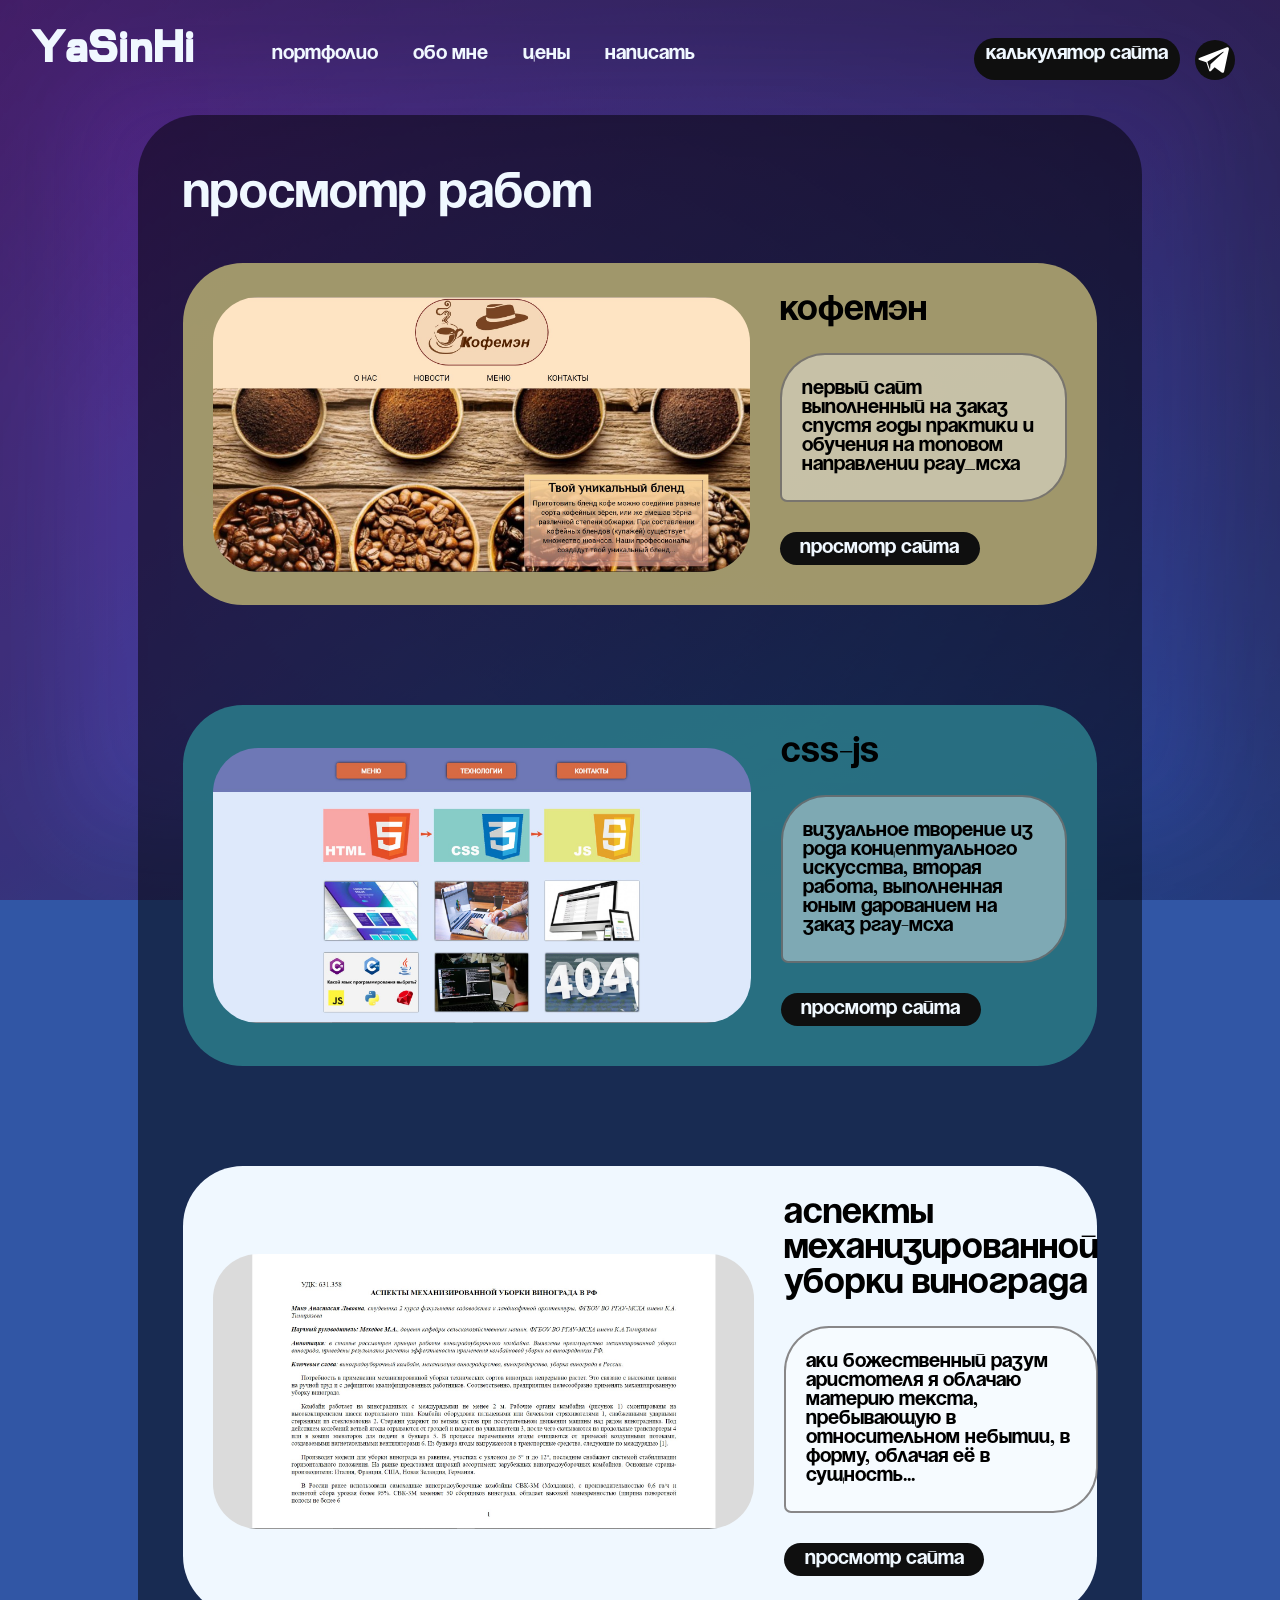
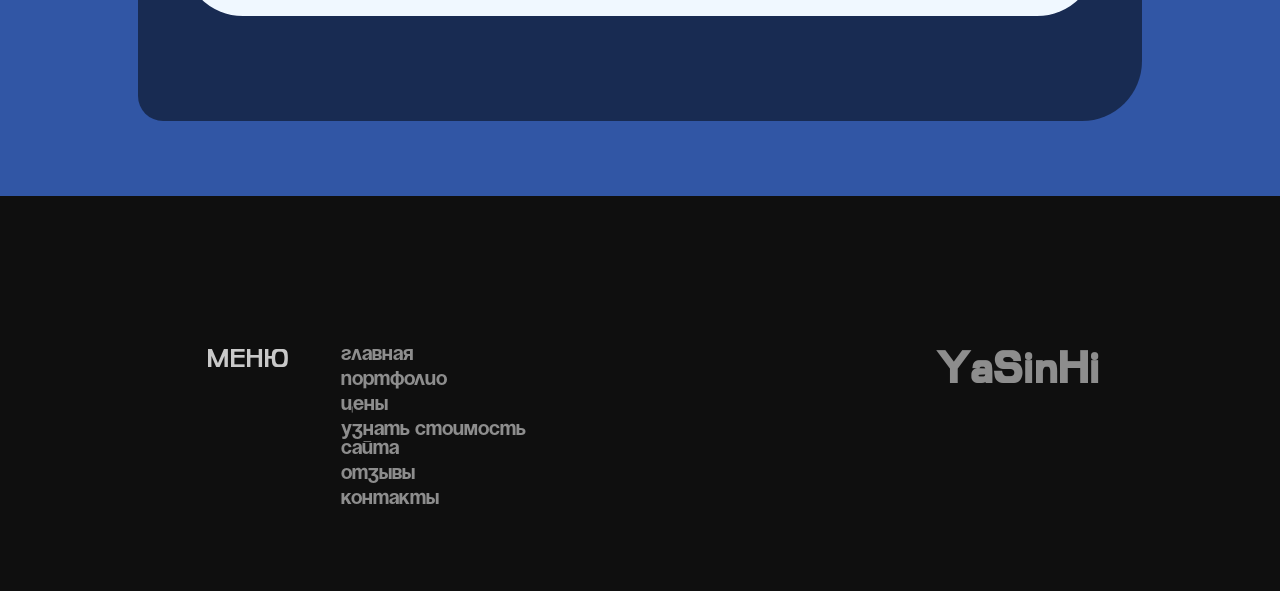
<file: KURSACH/Portfo-lio.html>
<!DOCTYPE html>
<html lang="en">
<head>
    <meta charset="UTF-8">
    <meta name="viewport" content="width=device-width, initial-scale=1.0">
    <link rel="stylesheet" href="style.css">
    
    <title>Портфолио</title>
</head>
<body>
    <div class="topbg"></div>
    <div class="wrapper">
        <header class="header">
            
            <div id="header__inner">
                <div class="menu-l">
                    <div class="logobox">
                        <a href="index.html">
                            <h1 class="logo">YaSinHi</h1>
                        </a>
                    </div>
                    
                    <nav class="menu">
                        <ul class="list_menu">
                            
                            <li class="list_menu-item"> 
                                <a class="nav" href="Portfo-lio.html">Портфолио</a> 
                            </li>
                            
                            <li class="list_menu-item">
                                <a class="nav" href="About-me.html">Обо мне</a>    
                            </li>
                            
                            <li class="list_menu-item">
                                <a class="nav" href="Pri-ces.html">Цены</a>
                            </li>
                            
                            <li class="list_menu-item">
                                <a class="nav" href="#" onclick="openModalBox()">
                                    написать
                                </a>
                            </li>    
                                                        
                        </ul>

                    </nav>
                </div>

                <div class="menu-r">
                    <a class="button calc black" href="#">
                        калькулятор сайта
                    </a>
                        

                    <a class="telegram-link black" href="#">
                        <img class="telegram-img" src="/KURSACH/imgs/telegram-alt-svgrepo-com.svg" alt="telegram">
                    </a>
                </div>
                
                   
            </div>
            
        </header>

        <div class="ghost"></div>

        <main class="main">
            <div class="container">
                <div class="obolochka aga">
                    <section class="top">
                        <div class="visit">
                            <h2 class="main__top-intro">
                                Просмотр работ
                            </h2>
                        </div>
                    </section>
                    <div class="main__works">
                        <div class="works work-1 hacky">
                            <img src="/KURSACH/imgs/coffee.jpg" alt="work-1__coffee">
                                <content class="descript">
                                    <h2 class="work-title">Кофемэн</h2>
                                   
                                    <p class="work-description">
                                        Первый сайт выполненный на заказ спустя годы практики и обучения на топовом направлении РГАУ_МСХА
                                    </p>
    
                                    <a href="/WEB_MODULE1/pract2/site.html" class="work-link black">Просмотр сайта</a>
    
                                </content>       
                        </div>
                       
                        <div class="works work-2 blue">
                            <img src="/KURSACH/imgs/js-html-css.jpg" alt="work-2__jss">
                                <content class="descript">
                                    <h2 class="work-title">CSS-js</h2>
                                    
                                    <p class="work-description">
                                        визуальное творение из рода концептуального искусства, 
                                        вторая работа, выполненная юным дарованием на заказ ргау-мсха
                                    </p>
    
                                    <a href="#" class="work-link black">Просмотр сайта</a>
                                </content>       
                        </div>
    
                        <div class="works work-3 white">
                            <img src="/KURSACH/imgs/pdf.jpg" alt="work-3__grapes">
                                <content class="descript">
                                    <h2 class="work-title">Аспекты механизированной уборки винограда</h2>
                                    
                                    <p class="work-description">
                                        Аки божественный разум Аристотеля я облачаю материю текста, пребывающую в относительном небытии, в форму, облачая её в сущность...
                                    </p>
    
                                    <a href="#" class="work-link black">Просмотр сайта</a>
                                </content>       
                        </div>
                    </div>
                </div>                
            </div>
        </main>

        <footer class="footer">
            <div class="container">
                <nav class="footer__menu">
                    <section class="footer__menu-space">
                        <p class="footer__menu-titlle">
                            МЕНЮ
                        </p>
                        
                        <ul class="footer__menu-listing">
                            <li class="footer__menu-list">
                                <a href="#" class="footer__menu-link">
                                    Главная
                                </a>
                            </li>
                            <li class="footer__menu-list">
                                <a href="#" class="footer__menu-link">
                                    Портфолио
                                </a>
                            </li>
                            <li class="footer__menu-list">
                                <a href="#" class="footer__menu-link">
                                    Цены
                                </a>
                            </li>
                            <li class="footer__menu-list">
                                <a href="#" class="footer__menu-link">
                                    Узнать стоимость сайта
                                </a>
                            </li>
                            <li class="footer__menu-list">
                                <a href="#" class="footer__menu-link">
                                    Отзывы
                                </a>
                            </li>
                            <li class="footer__menu-list">
                                <a href="#" class="footer__menu-link">
                                    Контакты
                                </a>
                            </li>
                        </ul>
                    </section>
                    <section class="footer__logo">
                        <h1 class="logo">
                            YaSinHi
                        </h1>
                    </section>
                        
                </nav>
            </div>
        </footer>
    </div>

    <form class="modal" id="modal">

        <a onclick="closeModalBox()" class="polos"></a>

        <h2 class="work-title">
            обратная связь
        </h2>
    
        <label>
            <span>Ваше имя:</span>
            <input
                type="text"
                name="name"
                id="name"
                placeholder="Спайдер Мен"
                required
                autofocus
            >
        </label>
        
        <label>
            <span>Почта:</span>
            <input
                type="email"
                name="email"
                id="email"
                placeholder="spider@man.pro"
                required
            >
        </label>
        
        <label class="question-tab">
            <span>Опишите ваш вопрос:</span>
            <input
                type="text"
                name="text"
                id="question"
                placeholder="Вопрос"
                required
                autofocus
            >
        </label>
        
        <button type="submit" class="submit">Отправить заявку</button>
         
    </form>

    <div class="calculator inactive">
        <div class="calc__body obolochka">
            <div class="switch-box">
                <h4 class="switch-box-titlle">
                    какой тип сайта вам нужен?
                </h4>
                <div class="switch-box-box">
                    <label class="switch">

                        <input class="checkbox" type="checkbox">
                        <span class="slider round"></span>
                        
                    </label>
                    <span class="checkbox-text">Лендинг</span>
                </div>
                <div class="switch-box-box">
                    <label class="switch">

                        <input class="checkbox" type="checkbox">
                        <span class="slider round"></span>
                        
                    </label>
                    <span class="checkbox-text">Сайт-визитка</span>
                </div>
                <div class="switch-box-box">
                    <label class="switch">

                        <input class="checkbox" type="checkbox">
                        <span class="slider round"></span>
                        
                    </label>
                    <span class="checkbox-text">Интернет магазин</span>
                </div>
                <div class="switch-box-box">
                    <label class="switch">

                        <input class="checkbox" type="checkbox">
                        <span class="slider round"></span>
                        
                    </label>
                    <span class="checkbox-text">Редизайн существующего сайта</span>
                </div>
                
                <div class="switch-box-box">
                    <label class="switch">

                        <input class="checkbox" type="checkbox">
                        <span class="slider round"></span>
                        
                    </label>
                    <span class="checkbox-text">Портал</span>
                </div>
            </div>
            <div class="switch-box">
                <h4 class="switch-box-titlle">
                    описание целей и задач
                </h4>
                <div class="switch-box-box">
                    <label class="switch">

                        <input class="checkbox" type="checkbox">
                        <span class="slider round"></span>
                        
                    </label>
                    <span class="checkbox-text">есть подробное тз</span>
                </div>
                <div class="switch-box-box">
                    <label class="switch">

                        <input class="checkbox" type="checkbox">
                        <span class="slider round"></span>
                        
                    </label>
                    <span class="checkbox-text">есть понимание конечного результата</span>
                </div>
                <div class="switch-box-box">
                    <label class="switch">

                        <input class="checkbox" type="checkbox">
                        <span class="slider round"></span>
                        
                    </label>
                    <span class="checkbox-text">требуется помощь в создании тз с нуля</span>
                </div>
            </div>
            <div class="switch-box">
                <h4 class="switch-box-titlle">
                    Дизайн сайта
                </h4>
                <div class="switch-box-box">
                    <label class="switch">

                        <input class="checkbox" type="checkbox">
                        <span class="slider round"></span>
                        
                    </label>
                    <span class="checkbox-text">Уникальный</span>
                </div>
                <div class="switch-box-box">
                    <label class="switch">

                        <input class="checkbox" type="checkbox">
                        <span class="slider round"></span>
                        
                    </label>
                    <span class="checkbox-text">Шаблонный</span>
                </div>
                <div class="switch-box-box">
                    <label class="switch">

                        <input class="checkbox" type="checkbox">
                        <span class="slider round"></span>
                        
                    </label>
                    <span class="checkbox-text">Редизайн сайта</span>
                </div>
                <div class="switch-box-box">
                    <label class="switch">

                        <input class="checkbox" type="checkbox">
                        <span class="slider round"></span>
                        
                    </label>
                    <span class="checkbox-text">Дизайн уже есть</span>
                </div>
            </div>
        </div>

        <aside class="calc__aside">
            <h2 class="cena-site">
                Стоимость <br><span id="cena">0</span>₽
            </h2>
            <form class="pochta" >
                <h3>обратная связь</h3>
                <input type="email"
                name="email"
                id="email"
                placeholder="spider@man.pro"
                required 
                type="text">

                <button type="submit" class="calc__submit">Отправить заявку</button>
            </form>
        </aside>
    </div>

    <div class="overlay" onclick="closeModalBox()" id="overlay-modal"></div>
    
    <script src="script.js"></script>
</body>
</html>
</file>
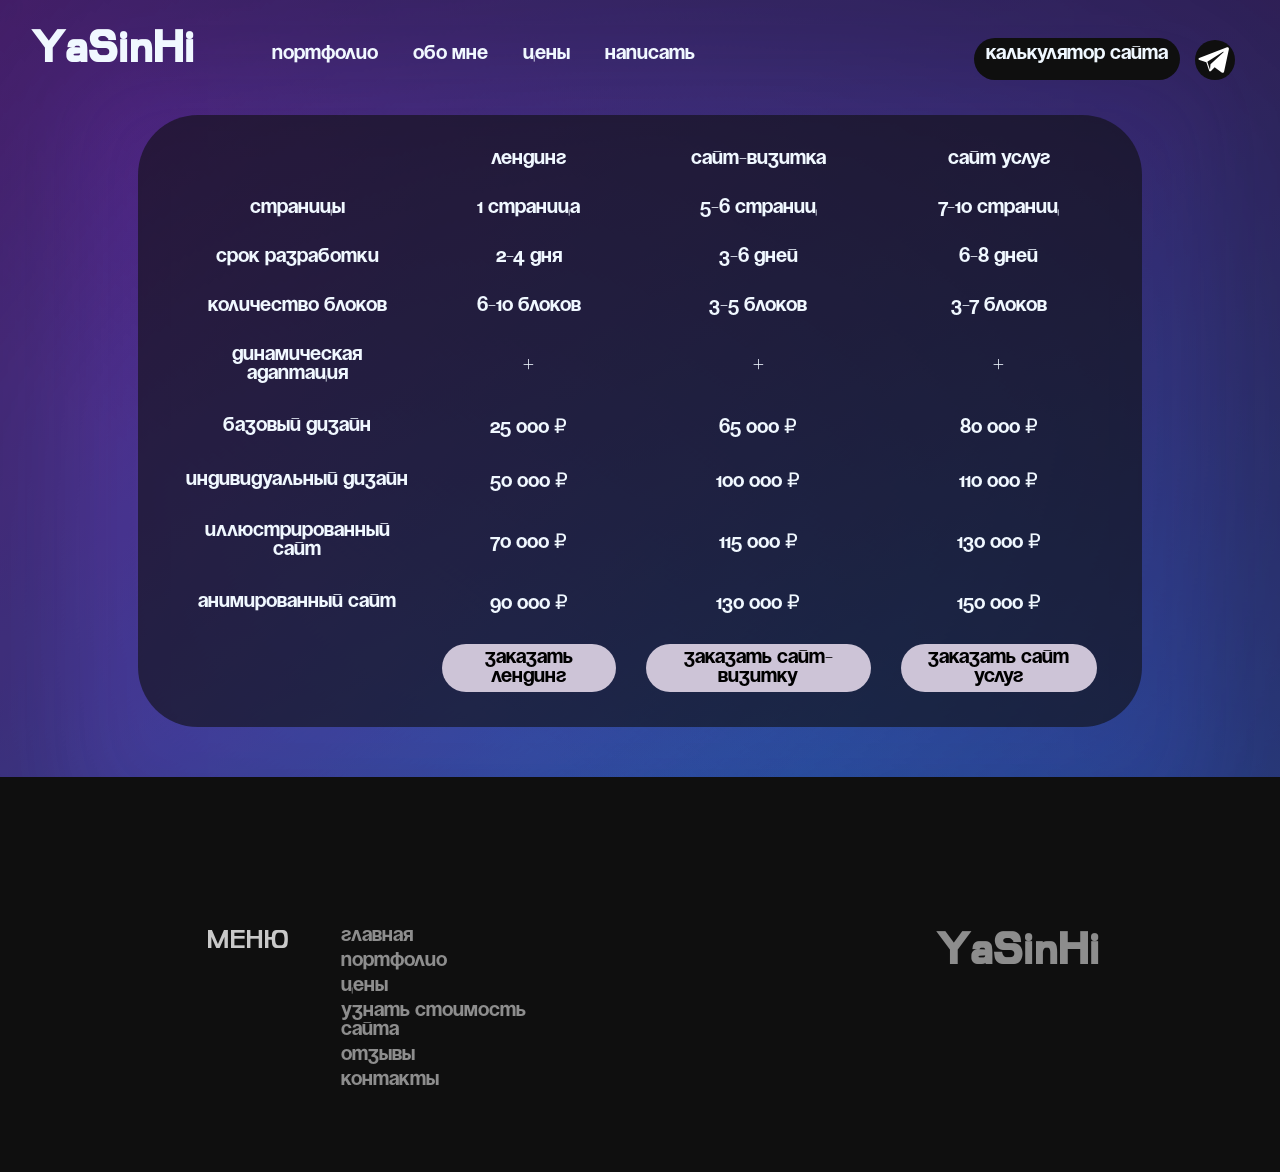
<file: KURSACH/Pri-ces.html>
<!DOCTYPE html>
<html lang="en">
<head>
    <meta charset="UTF-8">
    <meta name="viewport" content="width=device-width, initial-scale=1.0">
    <link rel="stylesheet" href="style.css">
    
    <title>Цены</title>
</head>
<body>
    <div class="topbg"></div>
    <div class="wrapper">
        <header class="header">
            
            <div id="header__inner">
                <div class="menu-l">
                    <div class="logobox">
                        <a href="index.html">
                            <h1 class="logo">YaSinHi</h1>
                        </a>
                    </div>
                    
                    <nav class="menu">
                        <ul class="list_menu">
                            
                            <li class="list_menu-item"> 
                                <a class="nav" href="Portfo-lio.html">Портфолио</a> 
                            </li>
                            
                            <li class="list_menu-item">
                                <a class="nav" href="About-me.html">Обо мне</a>    
                            </li>
                            
                            <li class="list_menu-item">
                                <a class="nav" href="Pri-ces.html">Цены</a>
                            </li>
                            
                            <li class="list_menu-item">
                                <a class="nav" href="#" onclick="openModalBox()">
                                    написать
                                </a>
                            </li>    
                                                        
                        </ul>

                    </nav>
                </div>

                <div class="menu-r">
                    <a class="button calc black" href="#">
                        калькулятор сайта
                    </a>
                        

                    <a class="telegram-link black" href="#">
                        <img class="telegram-img" src="/KURSACH/imgs/telegram-alt-svgrepo-com.svg" alt="telegram">
                    </a>
                </div>
                
                   
            </div>
            
        </header>

        <div class="ghost"></div>

        <main class="main">
            <div class="container">
                <div class="main__tablica">
                    <p class="introduce"></p>
                    <table class="main__tablica-prices">
                        <tr>
                            <th></th>
                            <th>Лендинг</th>
                            <th>Сайт-визитка</th>
                            <th>Сайт услуг</th>
                        </tr>
                        <tr>
                            <td>Страницы</td>
                            <td>1 страница</td>
                            <td>5-6 страниц</td>
                            <td>7-10 страниц</td>
                        </tr>
                        <tr>
                            <td>Срок разработки</td>
                            <td>2-4 дня</td>
                            <td>3-6 дней</td>
                            <td>6-8 дней</td>
                        </tr>
                        <tr>
                            <td>Количество блоков</td>
                            <td>6-10 блоков</td>
                            <td>3-5 блоков</td>
                            <td>3-7 блоков</td>
                        </tr>
                        <tr>
                            <td>Динамическая адаптация</td>
                            <td><span class="true">+</span></td>
                            <td><span class="true">+</span></td>
                            <td><span class="true">+</span></td>
                        </tr>
                        <tr>
                            <td>Базовый дизайн</td>
                            <td>25 000 ₽</td>
                            <td>65 000 ₽</td>
                            <td>80 000 ₽</td>
                        </tr>
                        <tr>
                            <td>Индивидуальный дизайн</td>
                            <td>50 000 ₽</td>
                            <td>100 000 ₽</td>
                            <td>110 000 ₽</td>
                        </tr>
                        <tr>
                            <td>Иллюстрированный сайт</td>
                            <td>70 000 ₽</td>
                            <td>115 000 ₽</td>
                            <td>130 000 ₽</td>
                        </tr>
                        <tr>
                            <td>Анимированный сайт</td>
                            <td>90 000 ₽</td>
                            <td>130 000 ₽</td>
                            <td>150 000 ₽</td>
                        </tr>
                        <tr class="table__buttons">
                            <td></td>
                            <td><button class="ButtArr">Заказать Лендинг</button></td>
                            <td><button class="ButtArr">Заказать Сайт-визитку</button></td>
                            <td><button class="ButtArr">Заказать Сайт услуг</button></td>
                        </tr>
                    </table>
                </div>
            </div>
        </main>

        <footer class="footer">
            <div class="container">
                <nav class="footer__menu">
                    <section class="footer__menu-space">
                        <p class="footer__menu-titlle">
                            МЕНЮ
                        </p>
                        
                        <ul class="footer__menu-listing">
                            <li class="footer__menu-list">
                                <a href="#" class="footer__menu-link">
                                    Главная
                                </a>
                            </li>
                            <li class="footer__menu-list">
                                <a href="#" class="footer__menu-link">
                                    Портфолио
                                </a>
                            </li>
                            <li class="footer__menu-list">
                                <a href="#" class="footer__menu-link">
                                    Цены
                                </a>
                            </li>
                            <li class="footer__menu-list">
                                <a href="#" class="footer__menu-link">
                                    Узнать стоимость сайта
                                </a>
                            </li>
                            <li class="footer__menu-list">
                                <a href="#" class="footer__menu-link">
                                    Отзывы
                                </a>
                            </li>
                            <li class="footer__menu-list">
                                <a href="#" class="footer__menu-link">
                                    Контакты
                                </a>
                            </li>
                        </ul>
                    </section>
                    <section class="footer__logo">
                        <h1 class="logo">
                            YaSinHi
                        </h1>
                    </section>
                        
                </nav>
            </div>
        </footer>
    </div>

    <form class="modal" id="modal">

        <a onclick="closeModalBox()" class="polos"></a>

        <h2 class="work-title">
            обратная связь
        </h2>

        <label>
            <span>Ваше имя:</span>
            <input
                type="text"
                name="name"
                id="name"
                placeholder="Спайдер Мен"
                required
                autofocus
            >
        </label>
        
        <label>
            <span>Почта:</span>
            <input
                type="email"
                name="email"
                id="email"
                placeholder="spider@man.pro"
                required
            >
        </label>
        
        <label class="question-tab">
            <span>Опишите ваш вопрос:</span>
            <input
                type="text"
                name="text"
                id="question"
                placeholder="Вопрос"
                required
                autofocus
            >
        </label>
        
        <button type="submit" class="submit">Отправить заявку</button>
         
    </form>

    <div class="calculator inactive">
        <div class="calc__body obolochka">
            <div class="switch-box">
                <h4 class="switch-box-titlle">
                    какой тип сайта вам нужен?
                </h4>
                <div class="switch-box-box">
                    <label class="switch">

                        <input class="checkbox" type="checkbox">
                        <span class="slider round"></span>
                        
                    </label>
                    <span class="checkbox-text">Лендинг</span>
                </div>
                <div class="switch-box-box">
                    <label class="switch">

                        <input class="checkbox" type="checkbox">
                        <span class="slider round"></span>
                        
                    </label>
                    <span class="checkbox-text">Сайт-визитка</span>
                </div>
                <div class="switch-box-box">
                    <label class="switch">

                        <input class="checkbox" type="checkbox">
                        <span class="slider round"></span>
                        
                    </label>
                    <span class="checkbox-text">Интернет магазин</span>
                </div>
                <div class="switch-box-box">
                    <label class="switch">

                        <input class="checkbox" type="checkbox">
                        <span class="slider round"></span>
                        
                    </label>
                    <span class="checkbox-text">Редизайн существующего сайта</span>
                </div>
                
                <div class="switch-box-box">
                    <label class="switch">

                        <input class="checkbox" type="checkbox">
                        <span class="slider round"></span>
                        
                    </label>
                    <span class="checkbox-text">Портал</span>
                </div>
            </div>
            <div class="switch-box">
                <h4 class="switch-box-titlle">
                    описание целей и задач
                </h4>
                <div class="switch-box-box">
                    <label class="switch">

                        <input class="checkbox" type="checkbox">
                        <span class="slider round"></span>
                        
                    </label>
                    <span class="checkbox-text">есть подробное тз</span>
                </div>
                <div class="switch-box-box">
                    <label class="switch">

                        <input class="checkbox" type="checkbox">
                        <span class="slider round"></span>
                        
                    </label>
                    <span class="checkbox-text">есть понимание конечного результата</span>
                </div>
                <div class="switch-box-box">
                    <label class="switch">

                        <input class="checkbox" type="checkbox">
                        <span class="slider round"></span>
                        
                    </label>
                    <span class="checkbox-text">требуется помощь в создании тз с нуля</span>
                </div>
            </div>
            <div class="switch-box">
                <h4 class="switch-box-titlle">
                    Дизайн сайта
                </h4>
                <div class="switch-box-box">
                    <label class="switch">

                        <input class="checkbox" type="checkbox">
                        <span class="slider round"></span>
                        
                    </label>
                    <span class="checkbox-text">Уникальный</span>
                </div>
                <div class="switch-box-box">
                    <label class="switch">

                        <input class="checkbox" type="checkbox">
                        <span class="slider round"></span>
                        
                    </label>
                    <span class="checkbox-text">Шаблонный</span>
                </div>
                <div class="switch-box-box">
                    <label class="switch">

                        <input class="checkbox" type="checkbox">
                        <span class="slider round"></span>
                        
                    </label>
                    <span class="checkbox-text">Редизайн сайта</span>
                </div>
                <div class="switch-box-box">
                    <label class="switch">

                        <input class="checkbox" type="checkbox">
                        <span class="slider round"></span>
                        
                    </label>
                    <span class="checkbox-text">Дизайн уже есть</span>
                </div>
            </div>
        </div>

        <aside class="calc__aside">
            <h2 class="cena-site">
                Стоимость <br><span id="cena">0</span>₽
            </h2>
            <form class="pochta" >
                <h3>обратная связь</h3>
                <input type="email"
                name="email"
                id="email"
                placeholder="spider@man.pro"
                required 
                type="text">

                <button type="submit" class="calc__submit">Отправить заявку</button>
            </form>
        </aside>
    </div>

    <div class="overlay" onclick="closeModalBox()" id="overlay-modal"></div>

    
    <script src="script.js"></script>
</body>
</html>
</file>
<file: style/css.css>
*,
*::after,
*::before {
  box-sizing: inherit;
  margin: 0;
  padding: 0;
  /*outline: 1px solid red;*/
}


body::-webkit-scrollbar {
  width: 12px;               /* ширина scrollbar */
}
body::-webkit-scrollbar-track {
  background: rgb(59, 59, 59);        /* цвет дорожки */
}
body::-webkit-scrollbar-thumb {
  background-color: rgba(212, 212, 212,0.3);    /* цвет плашки */
  border-radius: 20px;       /* закругления плашки */
}


@font-face {
  font-family: 'msrt-md';
  src: url(./Montserrat/Montserrat-Medium.ttf)
}

@font-face {
  font-family: 'msrt-mdit';
  src: url(./Montserrat/Montserrat-MediumItalic.ttf)
}

@font-face {
  font-family: 'msrt-bd';
  src: url(./Montserrat/Montserrat-Bold.ttf)
}

:root {
  --global-width-padding: 32px;
  --header-height: 80px;
  --logo-grey: rgb(72, 72, 72);
}

ul {
  list-style: none;
}

a {
  text-decoration: none;
  color: rgb(0, 0, 0);
}


.main-width-wrapper {
  z-index: 24;
  max-width: 1324px;
  width: 100%;
  margin: 0 auto;
  padding: 64px 32px;
  padding-bottom: 0;
}

html {
  box-sizing: border-box;
  scroll-behavior: smooth;
}

body {
  overflow-x: hidden;
  font-family: 'msrt-md';
  font-weight: 500;
  font-size: 1rem;
  top: 0 !important;
  left: 0;
  right: 0;
  bottom: 0;
  min-height: 100%;
  display: flex;
  flex-direction: column;
  background-color: rgb(0, 0, 0);
  overflow-x: hidden;
}

header {
  position: fixed;
  padding: 0 var(--global-width-padding);
  width: 100vw;
  z-index: 30;
  /*background: #21a8e7;*/
}

.header__nav {
  display: flex;
  justify-content: space-between;
  align-items: center;
  height: var(--header-height);
}

.nav__list {
  display: flex;
  align-items: center;
}

.nav__item {
  height: var(--header-height);
  display: flex;
  align-items: center;
  justify-items: center;
  transition: all .2s ease-in;
  &:hover {
    background-color: rgba(169, 169, 169, 0.2);
  }

  &>a {
    color: white;
    padding: 16px 24px;
    text-align: center;
    transition: all .3s ease-in-out;
  }
}

.nav__logo {
  display: flex;
  align-items: center;
  & span{
    font-family: 'msrt-bd';
    color: rgb(255, 255, 255);
    font-size: 20px
  }
}




/*******main__first*******/

main {
  flex-grow: 1;
  flex: 1 0 auto;
}

.main__first {
  min-height: calc(100vh);
  background: 
  radial-gradient(
    circle at 65% 25%,
    rgba(255, 255, 255, 0.06) 0%,
    transparent 50%
  ),
  repeating-linear-gradient(
    -45deg,
    rgba(255, 255, 255, 0.05) 0px,
    rgba(255, 255, 255, 0.05) 2px,
    transparent 6px,
    transparent 12px
  ),
  linear-gradient(
    to top,
    #c7e7ff 0%,      /* утренний свет */
    #a6ddff 20%,     /* живой, чистый голубой */
    #6bb6e9 50%,     /* насыщенно-средне-голубой */
    #428fcf 75%,     /* глубокий небесный тон */
    #2c6fae 100%     /* контрастный фон для белого */
  );
  display: flex;
  align-items: center;
  justify-content: center;
  overflow: hidden;

  /*
  background: url(./imgs/DALL·E\ 2025-03-27\ 23.42.44\ -\ A\ breathtaking\ mountain\ landscape\ with\ a\ bright\ and\ warm\ color\ palette.\ The\ mountains\ are\ rugged\ and\ detailed\,\ with\ more\ greenery\ on\ the\ slopes\ and\ va.webp);
  */
  background-repeat: no-repeat;
  background-position: unset;
  background-size: cover;

  position: relative;
  /*user-select: none;
    -moz-user-select: none;
    -webkit-user-select: none;
    -webkit-user-drag: none;
    */
}

#the_rock {
  position: absolute;
  background-image: url(./imgs/Rock2.png);
  width: 1024px;
  height: 1024px;
  background-size: 100% 100%;
  top: 70%;
  left: 80%;
  background-repeat: no-repeat;
  background-position: center;
  transform: translateX(-50%) translateY(-50%);
  z-index: 13; /* под заголовком и кругом */
  pointer-events: none; /* чтобы не мешала интерактиву */
}

.first__content {
  position: relative;
  padding-top: var(--header-height);
  border-radius: 4px;
  margin-top: -120px;
  width: fit-content;
}


#circle {
  display: none;
  position: absolute;
  top: 50%;
  left: 50%;
  width: 30vw; /* адаптивный размер круга */
  height: 30vw; /* сохраняем пропорции */
  max-width: 500px; /* адаптивный размер круга */
  max-height: 500px; /* сохраняем пропорции */
  transform: translate(-50%, -40%); /* центрирование */
  border-radius: 50%;
  border: 1vw solid 	rgb(131,131,60); /* адаптивная толщина границы */
  z-index: 10;
  box-shadow: 2px 2px 16px rgba(0, 0, 0, 0.2);
}

.first__content h1 {
  position: relative;
  z-index: 15;
  color: rgb(255, 255, 255);
  font-weight: 600;
  font-size: 29px;
  width: fit-content;
  font-family: 'msrt-mdit';
  width: fit-content;
  & span {
    font-family: 'msrt-bd';
    color: rgb(255, 255, 255);
    font-size: 120px;
    text-shadow: 2px 2px 8px rgba(0, 0, 0, 0.4);
  }

  & span:last-child {
    padding: 0;
  }
}



/**********main_second***********/

.main__about-background {
  background: black;
}

.main__about {
  padding-top: 64px;
  padding-bottom: 64px;
  background: white;
  backdrop-filter: blur(10px);
  /***border-radius: 32px;****/
  color: rgb(0, 0, 0);
}

.about__grid {
  display: grid;
  grid-template-columns: 22fr 10fr;
  column-gap: 48px;
}

.about__h2 h2 {
  padding-bottom: 32px;
  font-size: 30px;
}

.about__info {
  padding-top: 16PX;
}

.info-list {
  display: grid;
  row-gap: 24px;
}

.info-item {
  display: flex;
  column-gap: 8px;
}

.info-label {
  font-family: 'msrt-mdit';
  color: var(--logo-grey);
}

.info-value {
  text-align: start;
}


.about__services {
  padding: 32px;
  border-radius: 16px;
  /*background-image:linear-gradient(119deg,rgb(134, 134, 134),rgb(27, 27, 27));*/

  -webkit-box-shadow: 4px 4px 15px -1px rgba(0, 0, 0, 0.4);
  -moz-box-shadow: 4px 4px 15px -1px rgba(0, 0, 0, 0.4);
  box-shadow: 4px 4px 15px -1px rgba(0, 0, 0, 0.4);

  color: rgb(0, 0, 0);
  max-height: min-content;
}

.services__title {
  padding-bottom: 24px;
  font-size: 1.25rem;
}

.services-list {
  display: grid;
  grid-auto-rows: auto;
}

.service-card {
  & + .service-card {
    padding-top: 24px;
  }
}

.service-title {
  display: flex;
  align-items: center;
  padding-bottom: 6px;
  column-gap: 4px;

  cursor: pointer;
  justify-content: space-between;
}

.service-description {
  display: none;
}

/***********main__info***********/

.main__info {
  padding-top: 96px;
  padding-bottom: 96px;
  

  background-color: rgb(255, 255, 255);
  color: rgb(0, 0, 0);
  margin: 0 auto;
}

.info__h2 h2 {
  padding-bottom: 32px;
  font-size: 30px;
}

.declaration-p + .declaration-p{
  font-family: 'msrt-mdit';
  margin-top: 24px;
}


.info__statement {
  margin-top: 64px;
  padding: 48px 32px;
  border-radius: 16px;
  /*background-image:linear-gradient(119deg,rgb(134, 134, 134),rgb(27, 27, 27));*/

  -webkit-box-shadow: 4px 4px 15px -1px rgba(0, 0, 0, 0.4);
  -moz-box-shadow: 4px 4px 15px -1px rgba(0, 0, 0, 0.4);
  box-shadow: 4px 4px 15px -1px rgba(0, 0, 0, 0.4);

  color: rgb(0, 0, 0);
  max-height: min-content;
  max-width: fit-content;
  max-height: min-content;
}


.statements-list {
  display: grid;
  grid-auto-rows: auto;
}

.statement-card {
  & + .statement-card {
    padding-top: 24px;
  }
}

.statement-title {
  display: flex;
  align-items: center;
  padding-bottom: 6px;
  column-gap: 12px;

  cursor: pointer;
}

.statement-description {
  display: none;
}



/************footer************/

footer {
  flex: 0 0 auto;
  border-radius: 32px 32px 0px 0px;
  background-image: linear-gradient(-228deg,rgb(164, 164, 164),rgb(242, 242, 242));
  height: 150px;
}



/**************adaptive*************/

@media (max-width: 1024px) {
  .first__content h1 {
    font-size: 20px;
    & span {
      font-size: 100px
    }
  }

  .main-width-wrapper {
    max-width: 960px;
  }

  .about__grid {
    display: flex;
    flex-direction: column;
    row-gap: 48px;
  }

  .berger {
    display: flex;
    flex-direction: column;
    row-gap: 2px;
    & span {
      width: 24px;
      height: 3px;
      border-radius: 10px;
      background-color: rgb(255, 255, 255);
    }
  }

  .nav__item {
    display: none;
  }
}

@media (max-width: 785px) {
  .first__content h1 {
    font-size: 18px;
    & span {
      font-size: 86px
    }
  }

  :root {
    --global-width-padding: 16px;
  }

  .st0 {
    display: none;
  }

  .info-item {
    flex-direction: column;
  }

  #circle {
    display: none;
  }
}

@media (max-width: 685px) {
  .first__content h1 {
    font-size: 14px;
    & span {
      font-size: 72px
    }
  }

  h2 {
    font-size: 16px;
  }

  :root {
    --global-width-padding: 12px;
  }
}

@media (max-width: 350px) {
  h2 {
    font-size: 6px;
  }
}
</file>
<file: KURSACH/style.css>
html{
    box-sizing: border-box;
    -webkit-box-sizing: border-box;
    scroll-behavior: smooth;
}

@font-face {
    font-family: 'Deledda';
    src:local('Deledda');
    src: url(./font/Deledda_Closed_Regular.ttf);
}

@font-face{
    font-family: 'Soyuz';
    src:local('Soyuz');
    src: url(./font/Soyuz_Grotesk_Bold.otf);
}

::selection{
    background: darkturquoise;
    content:'';
}


* {
    scrollbar-color: #151515 #3c3c3c;
}
  


*, *::after, *::before{
    box-sizing: inherit;
    margin: 0;
    padding: 0;
}

body{
    height: 100vh !important;
              
}

ul{
    list-style: none;
}

a{
    text-decoration: none;
    color: unset;
    transition: 300ms;
}


.footer__menu-link:hover, .nav:hover{
    /*color:rgb(3, 61, 42);*/
    opacity: 0.8;
    filter: invert(0.2);
}

body{
    font-family: 'Soyuz';
    font-size: 20px;
    font-weight: 800px;
    background-color:rgb(49, 86, 165);
}

.wrapper{
    min-height: 100%;
    display: flex;
    flex-direction: column;
    margin: 0 auto;
    position: relative;
}


/*.topbg{
    position: absolute;
    background: url(/KURSACH/imgs/outerspace6.gif) no-repeat;
    background-position: center;
    background-size: cover;
    width: 100%;
    height: 100%;
    filter: blur(100px);
    background-attachment: fixed;
    left: 0;
    right: 0;
    top: 0;
    bottom: 0;
    min-height: 100%;
}*/

.topbg{
    position: fixed;
    top: 0;
    left: 0;
    width: 100%;
    height: 100%;
    opacity: 0.8;
    background: linear-gradient(
        217deg,
        rgba(57, 5, 65, 0.8),
        rgba(255, 0, 0, 0) 70.71%
      ), linear-gradient(127deg, rgba(112, 4, 116, 0.8), rgba(0, 255, 0, 0) 70.71%),
      linear-gradient(336deg, rgba(31, 81, 172, 0.8), rgba(0, 0, 255, 0) 70.71%);
      
    -webkit-box-shadow: 0px 0px 100px 66px rgba(21, 21, 21, 0.26) inset;
    -moz-box-shadow: 0px 0px 100px 66px rgba(21, 21, 21, 0.26) inset;
    box-shadow: 0px 0px 100px 66px rgba(21, 21, 21, 0.26) inset;
}

.menu-r{
    display: flex;
    padding-right: 45px;
}

.menu-l{
    display: flex;
    padding-left: 35px;

}

.header{
    /*background-color: rgb(199, 248, 248);*/
    position: fixed;
    width: 100vw;
}

.header-main{
    background-color: transparent;
}


.container{
    padding: 0 10px;
    width: 80%;
    max-width: 1200px;
    margin: 0 auto;
    
}

#header__inner{
    display: flex;
    color: aliceblue;
    justify-content: space-between;
    padding-bottom: 10px;
}

.menu{
    height: 20px;
    margin-left: 75px;
    margin-top: 45px;
}

.list_menu{
    display: flex;
    gap: 35px;
}

.telegram-link{
    height: 40px;
    margin-top: 40px;
    margin-left: 15px;

    border-radius: 100px;
    border: 0px;
    position: relative;


    &::after {
		position: absolute;
        border-radius: 100px;
		top: 0; bottom: 0; right: 0; left: 0;
		background: currentColor;
		content: '';
        mix-blend-mode: difference;
        transform: scale(0);
        transition: transform .3s;
	}

    &:focus { outline: none }
    &:focus, &:hover { &::after { transform: none; } }
}

.telegram-img{
    width: 40px;
    height: 40px;
    filter: invert(1);
}

.logo{
    font-family: 'Deledda';
    font-size: 45px;
    margin:0;
}

.logobox a:hover{
    color:unset;
    opacity: 1;
    filter: none;
}

.logobox{
    margin-top: 25px;
    height: 50px;
}

.footer{
    background-color: rgb(15,15,15);
    padding: 150px 0 32px;
    color:aliceblue;
    position: relative;
    margin: 0 0;
}

.footer__menu{
    display: flex;
    margin-bottom: 50px;
    justify-content: space-between;
}

.footer__menu-titlle{
    font-size: 26px;
    margin-right: 50px;
    color:  rgb(201, 201, 201);
    font-family: 'Deledda';
}

.footer__menu-space{
    max-width: 400px;
    display: flex;
    margin-left: 70px;
}

.footer__menu-list{
    max-width: 200px;
}

.footer__menu-listing{
    color: rgb(141, 141, 141);
}

.footer__logo{
    margin-right: 40px;
    color:  rgb(141, 141, 141);
}

.main{
    flex-grow: 1;
}

.main__top-intro{
    font-size: 50px;
    margin-bottom: 30px;
}

.footer__menu-list + .footer__menu-list{
    padding-top: 6px;
}

.top{
    margin-top: 25px;
    margin-bottom: 25px;
}

.top .container{
    display: flex;
    flex-direction: column;
}


.obolochka{
    padding: 30px 45px;

    border-radius: 60px 60px 60px 25px;
    
    font-size: 25px;
    background-color:rgba(1, 1, 1, 0.5);
}

.visit{
    color: aliceblue;
    margin-bottom: 30px;
    max-width: 900px;
}

.ghost{
    height: 90px;
    width: 100%;
    background-color: transparent;
}



.about-me{
    margin-top: 75px;
    margin-left: auto;
    padding: 30px 45px;
    max-width: 900px;
    width: 60vw;
    border-radius: 45px 45px 45px 7px;
    font-size: 25px;
    background-color:rgba(255, 255, 255, 0.405);
}

.about .about-me{
    margin-top: 10px;
}

.deledda{
    font-family: 'Deledda';
}
.ya{
    margin-top: 15px;
    font-size: 25px;
}

.button{
    border-radius: 100px;
    padding: 7px 12px;
    position: relative;
    display: inline-block;
	
	&::after {
		position: absolute;
        border-radius: 100px;
		top: 0; bottom: 0; right: 0; left: 0;
		background: currentColor;
		content: '';
        mix-blend-mode: difference;
        transform: scale(0);
        transition: transform .2s;
	}

    &:focus { outline: none }
    &:focus, &:hover { &::after { transform: none; } }
}

.calc{
    max-width: 450px;
    
    margin-top: 38px;
    margin-left: 5px;
}

.black{
    background-color: rgb(15, 15, 15);
}

.white{
    background-color: aliceblue;
}



/*prices*/

.main__tablica{
    background-color:rgba(15, 15, 15, 0.6);
    margin-top: 25px;
    margin-bottom: 50px;
    border-radius: 60px;
    padding: 20px 30px;
}

.main__tablica-prices{
    border-collapse: collapse;
    text-align: center;
    font-size: 20px;
    width: 100%;
    color: aliceblue;
    font-weight: 200;
}

th,
td{

    padding: 15px;
}

.true{
    color: aliceblue;
}

.main__tablica-prices tr td:first-child, .main__tablica-prices tr th:first-child {
    border-left: none;
}

.main__tablica-prices tr td:last-child, .main__tablica-prices tr th:last-child {
	border-right: none;
}

.main__tablica-prices tr th{
    border-top: none;
}

.main__tablica-prices tr td{
    border-bottom: none;
}

.soyuz{
    font-family: 'Soyuz';
}

/*portfolio*/

.main__works{
    margin-top: 45px;
    margin-bottom: 75px; 
}

.work-1, .work-2, .work-3{
    margin-top: 45px;
    padding: 30px;
    border-radius: 60px;
    display: flex;
    max-height: fit-content;
}


.hacky{
    background-color:rgba(168, 159, 110, 0.95);
}

.blue{
    background-color: rgba(42, 115, 132, 0.95);
}

.work-title{
    font-size: 36px;
    margin-bottom: 10px;
}

.work-link{
    max-height: fit-content;
    max-width: 200px;
    color: aliceblue;
    border-radius: 100px;
    position: inherit;
    margin-top: 30px;
    margin-bottom: 10px;
    padding: 7px 10px;
    text-align: center;
    font-size: 20px
}

.descript{
    display: flex;
    flex-direction: column;
}

.main__works img{
    height: 40vh;
    max-height: 275px;
    width: auto;
    border-radius: 45px;
    margin-right: 30px;
    margin-top: auto;
    margin-bottom: auto;
}

.works +.works{
    margin-top: 100px;
}

.work-description{
    font-size: 20px;
    margin-top: 15px;
    margin-left: auto;
    padding: 25px 20px;
    border-radius: 45px 45px 45px 7px;
    background-color:rgba(255, 255, 255, 0.405);
    border: 2px solid rgba(89, 86, 86, 0.7);
}

.about{
	margin-left: auto;
	margin-right: auto;
    margin-bottom: 175px;
    margin-top: 25px;
    padding: 30px 40px;
    width: fit-content;
    height: fit-content;
    color: aliceblue;
    font-size: 28px;
    background-color: rgba(15, 15, 15, 0.4);
    border-radius: 60px;
}
.emoji:hover{
    cursor: pointer;
}
.fuuu{
    height: 50px;
}

.about a{
    color: #a97cd6;
}

.about a:hover{
    color: #9d40cc;
}


.about-butt{
    margin-top: 35px;
}

.about h3{
    font-size: 50px;
}

.middle{
    margin-top: 75px;
}

.overlay {
    opacity: 0;
    visibility: hidden;    
    position: fixed;
    top: 0;
    left: 0;
    width: 100%;
    height: 100%;
    background-color: rgba(0, 0, 0, .5);
    z-index: 20;
    transition: .3s all;
}

.modal {
   
    
    opacity: 0;
    visibility: hidden;
    
    
    width: 100%;
    max-width: 550px;
    
    
    position: fixed;
    top: 50%;
    left: 50%;
    transform: translate(-50%, -50%);
    z-index: 30;
    
    
    box-shadow: 0 3px 10px -.5px rgba(0, 0, 0, .2); 
    padding: 30px;
    border-radius: 25px;
    background: linear-gradient(217deg, rgba(42, 83, 132, 0.99), rgb(87, 36, 130));
    transition: 0.3s all;
    color: aliceblue;

    display: flex;
    flex-direction: column;
}


.active{
    opacity: 1;
    visibility: visible;
}

.polos:before, .polos:after {
    content: "";
    position: absolute;
    width: 24px;
    height: 4px;
    background: rgba(136, 134, 134, 0.7);
}

.polos:before {
    transform: rotate(45deg);
}

.polos:after {

    transform: rotate(-45deg);
}

.polos:hover{
    opacity: .4;
    cursor: pointer;
}

.polos{
    margin-left: auto;
    margin-right: 20px;
}

input[type="text"] {
    line-height: inherit;
    margin: 0;
  }

.modal input, .calc__aside input{
    display: block;
    width: 100%;
    height: calc(2.25rem + 2px);
    padding: 0.375rem 0.75rem;
    font-family: inherit;
    font-size: 1rem;
    font-weight: 400;
    line-height: 1.5;
    color: #212529;
    background-color: #c0a1df;
    background-clip: padding-box;
    border: 0;
    border-radius: 100px;
    margin-top: 10px;
}
.modal input:focus, .calc__aside input:focus {
    color: #212529;
    background-color:  #cab5e0;
    border-color: #bdbdbd;
    outline: 0;
}

.modal input::placeholder, .calc__aside input::placeholder{
    color: #5f5f5f;
}

.modal label{
    margin-bottom: 20px;
}

.aga{
    margin-top: 25px;
    margin-bottom: 75px;
}
.submit{
    padding: 5px 10px;
    margin: 0 auto;
    margin-top: 40px;
    font-family: inherit;
    font-size: inherit;
    border-radius: 100px;
    cursor: pointer;
    border: 0;
    position: relative;
    transition: .2s;
    max-width: 200px;
    background-color: rgb(205, 196, 215);
}

.submit:hover{
    opacity: 0.8;
}


.ButtArr{
    background-color: rgb(205, 196, 215);
    border-radius: 100px;
    border: 0px;
    position: relative;
    font-size: inherit;
    font-family: inherit;
    padding: 5px 10px;
    transition: .2s;
}

.ButtArr:hover{
    cursor: pointer;
    opacity: 0.8;
}


.calculator{     
    
    width: 90%;
    height: 70%;
    position: fixed;
    top: 50%;
    left: 50%;
    transform: translate(-50%, -50%);
    z-index: 30;   
    padding: 30px;
    border-radius:60px;
    background: linear-gradient(217deg, rgba(42, 83, 132, 0.99), rgb(87, 36, 130));
    
    transition: 0.3s all;
    color: aliceblue;

    display: flex;
    justify-content: space-between;
}

.calc__body{
    display: flex;
    flex-direction: row;
    background-color: rgba(15, 15, 15, 0.4);
}

.calc__aside{
    margin-left: 45px;
    display: flex;
    flex-direction: column;
}

.cena-site{

    background-color: #3a0e50;
    padding: 20px 30px;
    border-radius: 45px;

}

.inactive{
    visibility: hidden;
    opacity: 0;
}

.switch-box{
    width: fit-content;
    display: flex;
    flex-direction: column;
}

.switch-box + .switch-box{
    margin-left: 30px;
}

.switch-box-box{
    display: flex;
    padding: 5px 7px;
    background-color: #ffffffc1;
    border-radius: 60px;
    color: #141414;
    justify-content: space-between;
}

.switch-box-box + .switch-box-box{
    margin-top: 7px;
}

.switch-box-titlle{
    font-size: 24px;
    margin-bottom: 15px;
}

.checkbox-text{
    font-size: 20px;
    margin-left: 25px;
    display: inline-block;
    max-width: 250px;
    margin-top: auto;
    margin-bottom: auto;
    margin-right: auto;
}

.switch {
    position: relative;
    display: inline-block;
    width: 45px;
    height: 25px;
    margin-top: auto;
    margin-bottom: auto;
}
  
.obolochka
.switch input {
    opacity: 0;
    width: 0;
    height: 0;
}
  
.slider {
    width: 45px;
    height: 25px;
    position: absolute;
    cursor: pointer;
    top: 0;
    left: 0;
    right: 0;
    bottom: 0;
    background-color: rgb(140, 152, 199);
    -webkit-transition: .2s;
    transition: .2s;
}


.slider:before {
    position: absolute;
    content: "";
    height: 25px;
    width: 25px;
    left: 0;
    bottom: 0;
    background-color: rgb(66, 13, 79);
    -webkit-transition: .2s;
    transition: .2s;
    
}
  
input:checked + .slider {
    background-color:#a97cd6;
}
  
  input:focus + .slider {
    box-shadow: 0 0 1px #ffffff;
}


input:checked + .slider:before {
    -webkit-transform: translateX(20px);
    -ms-transform: translateX(20px);
    transform: translateX(20px);
}
  

.slider.round {
    border-radius: 34px;
}
  
.slider.round:before {
    border-radius: 50%;
}

.cena-site span{
    transition: .4s;
}

.calc__submit{
    padding: 5px 10px;
    font-family: inherit;
    font-size: inherit;
    border-radius: 100px;
    cursor: pointer;
    border: 0;
    position: relative;
    transition: .2s;
    background-color: rgb(221, 214, 230);
    margin-left: auto;
    margin-right: auto;
    margin-top: 20px;
    width:226px;
    height: 60px;
}
.pochta{
    display:flex;
    flex-direction: column;
    margin-top: auto;
    margin-bottom: 30px;
    background-color: #3a0e50;
    padding: 20px 30px;
    border-radius: 45px;
}
</file>
